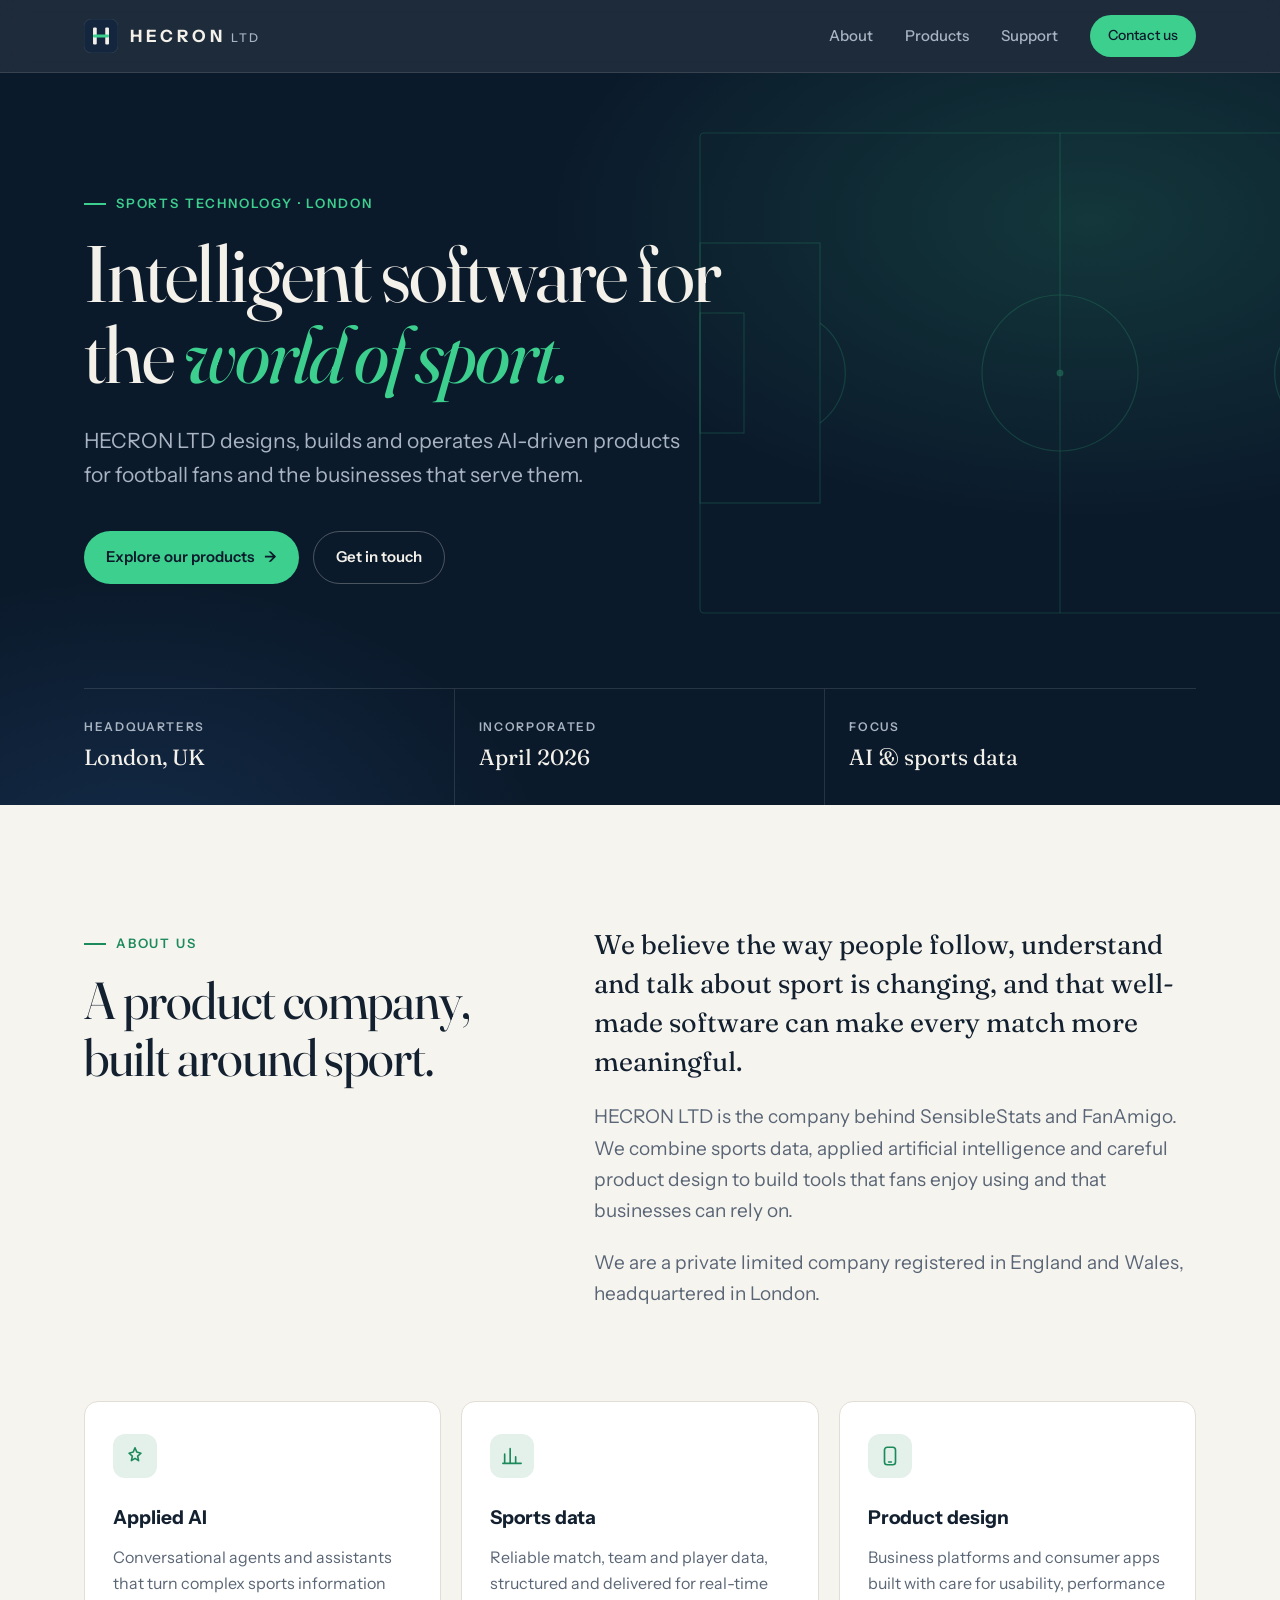
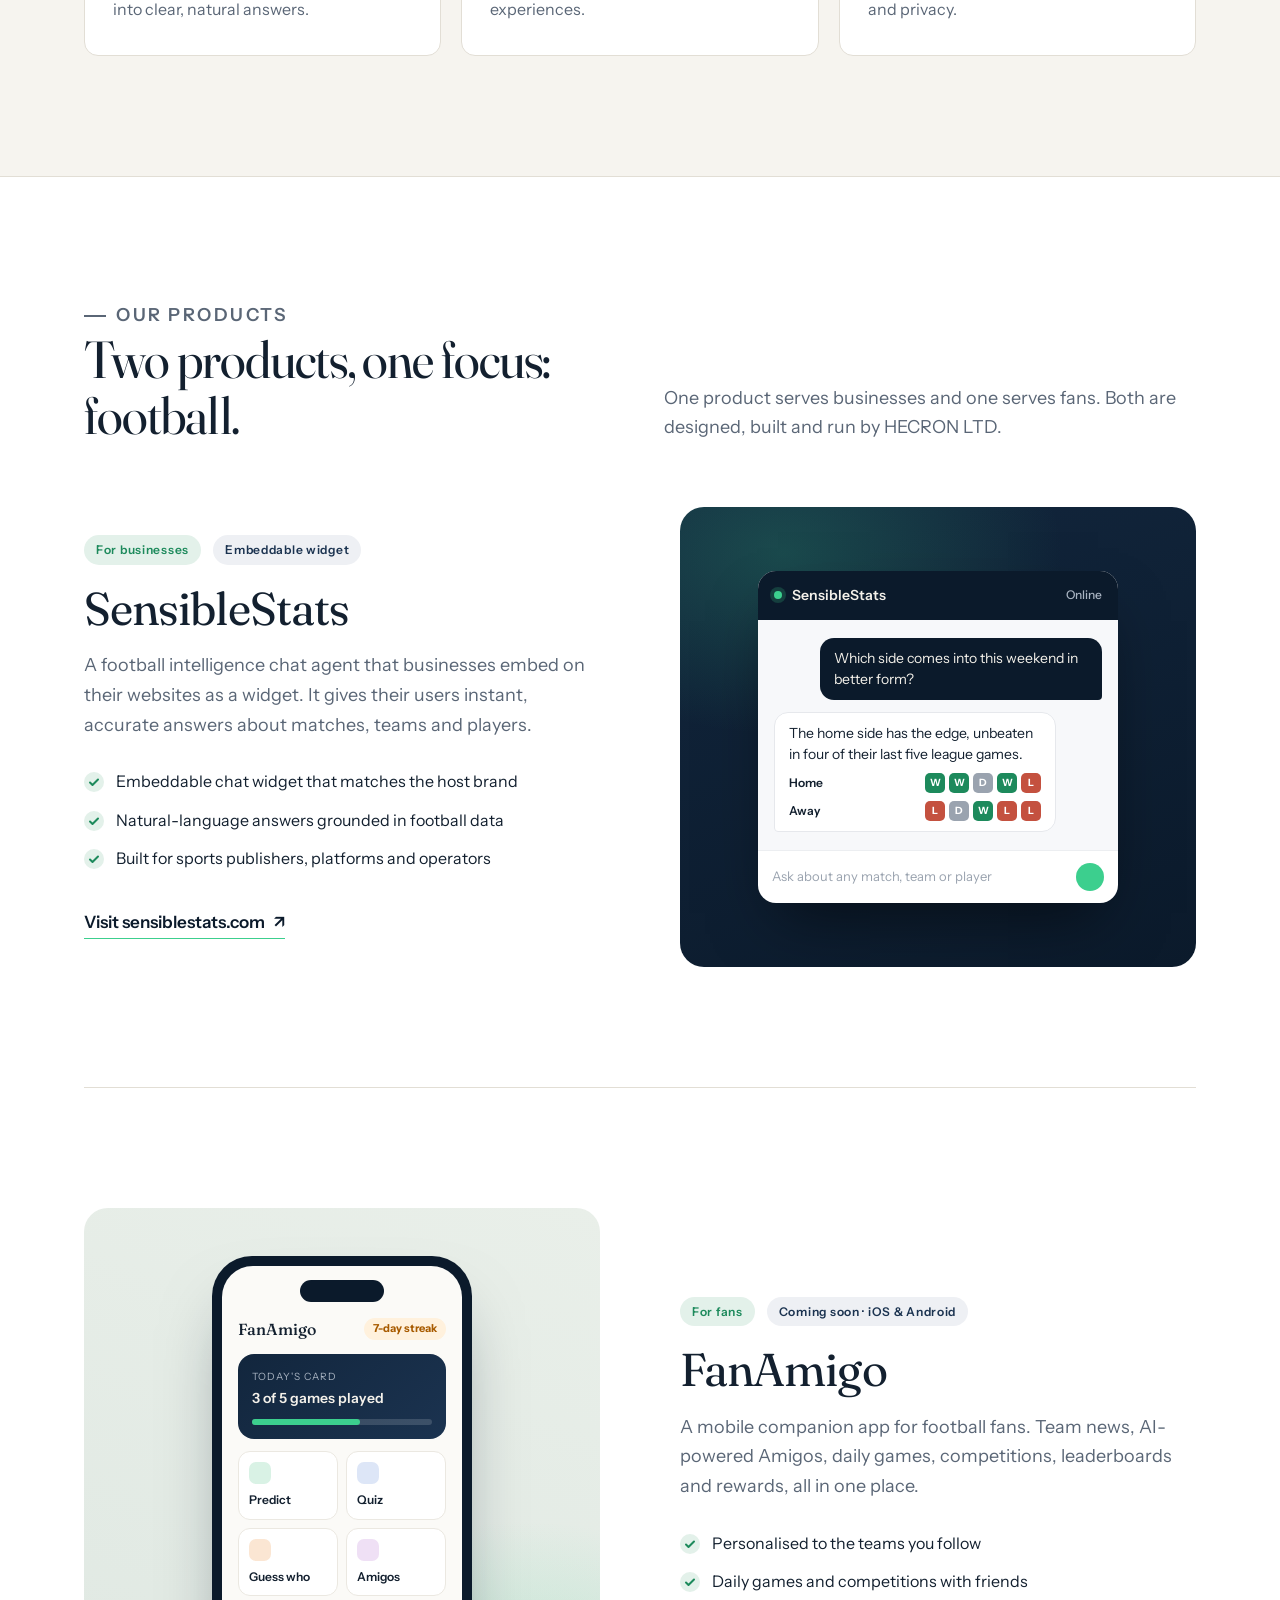
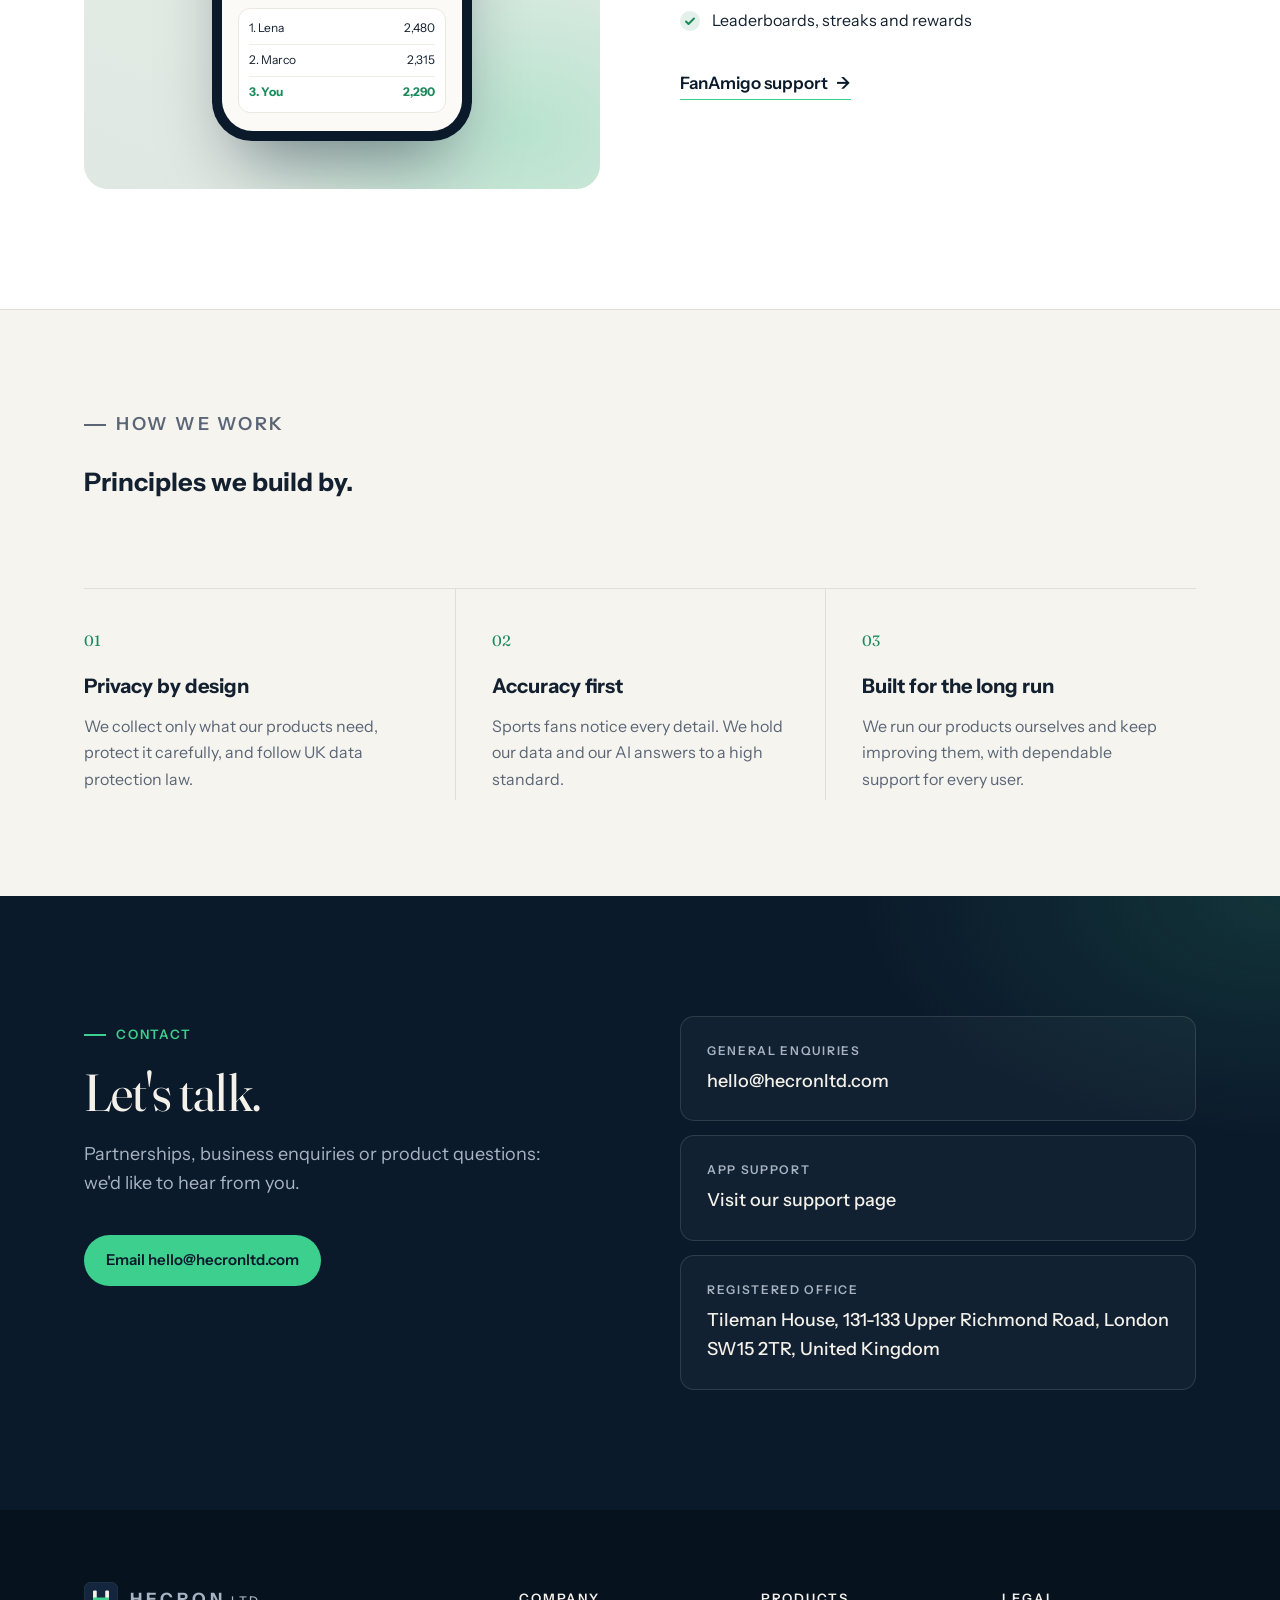
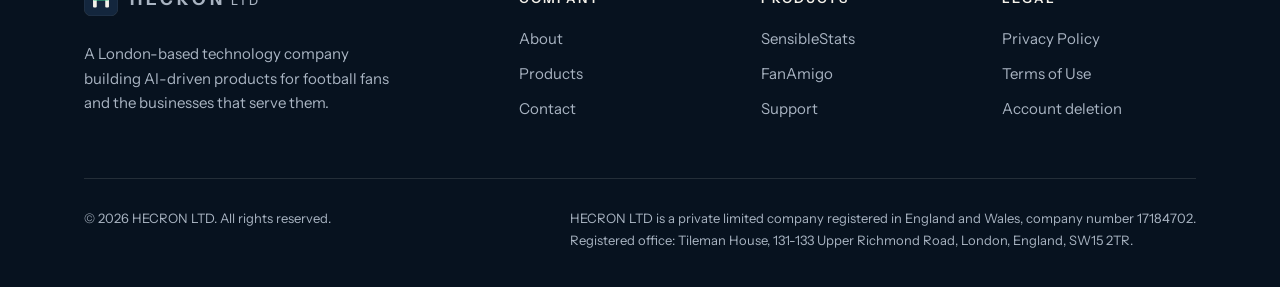
<file: index.html>
<!doctype html>
<html lang="en-GB">
<head>
  <meta charset="utf-8">
  <meta name="viewport" content="width=device-width, initial-scale=1">
  <title>HECRON LTD · Technology for the world of sport</title>
  <meta name="description" content="HECRON LTD is a London-based technology company building AI-driven products for football, including SensibleStats and FanAmigo.">
  <link rel="canonical" href="https://hecronltd.com/">
  <meta property="og:type" content="website">
  <meta property="og:site_name" content="HECRON LTD">
  <meta property="og:title" content="HECRON LTD · Technology for the world of sport">
  <meta property="og:description" content="HECRON LTD is a London-based technology company building AI-driven products for football, including SensibleStats and FanAmigo.">
  <meta property="og:url" content="https://hecronltd.com/">
  <meta name="theme-color" content="#0b1a2b">
  <link rel="icon" href="/assets/favicon.svg" type="image/svg+xml">
  <link rel="preconnect" href="https://fonts.googleapis.com">
  <link rel="preconnect" href="https://fonts.gstatic.com" crossorigin>
  <link rel="stylesheet" href="https://fonts.googleapis.com/css2?family=Fraunces:ital,opsz,wght@0,9..144,300..600;1,9..144,300..600&family=Instrument+Sans:wght@400..700&display=swap">
  <link rel="stylesheet" href="/assets/style.css">
  <script>document.documentElement.classList.add("js")</script>
  <script type="application/ld+json">
  {
    "@context": "https://schema.org",
    "@type": "Organization",
    "name": "HECRON LTD",
    "legalName": "HECRON LTD",
    "url": "https://hecronltd.com",
    "logo": "https://hecronltd.com/assets/favicon.svg",
    "email": "hello@hecronltd.com",
    "foundingDate": "2026-04-27",
    "identifier": { "@type": "PropertyValue", "propertyID": "UK Companies House", "value": "17184702" },
    "address": {
      "@type": "PostalAddress",
      "streetAddress": "Tileman House, 131-133 Upper Richmond Road",
      "addressLocality": "London",
      "postalCode": "SW15 2TR",
      "addressCountry": "GB"
    },
    "brand": [
      { "@type": "Brand", "name": "SensibleStats", "url": "https://sensiblestats.com" },
      { "@type": "Brand", "name": "FanAmigo" }
    ]
  }
  </script>
</head>
<body>
  <header class="site-header">
    <div class="wrap">
      <a class="logo" href="/" aria-label="HECRON LTD home"><svg viewBox="0 0 64 64" aria-hidden="true"><rect width="64" height="64" rx="14" fill="#13263d" stroke="rgba(244,241,234,.18)"/><rect x="17" y="16" width="7" height="32" rx="2" fill="#f4f1ea"/><rect x="40" y="16" width="7" height="32" rx="2" fill="#f4f1ea"/><rect x="17" y="29" width="30" height="6" rx="2" fill="#3ccf8e"/></svg><span class="logo-word">HECRON<small>LTD</small></span></a>
      <nav class="nav" aria-label="Main">
        <a href="/#about">About</a>
        <a href="/#products">Products</a>
        <a href="/support.html">Support</a>
        <a class="btn btn-primary" href="/#contact">Contact us</a>
      </nav>
    </div>
  </header>

  <main>
    <section class="hero">
      <svg class="hero-pitch" viewBox="0 0 760 520" fill="none" stroke="#3ccf8e" stroke-opacity=".35" stroke-width="1.2" aria-hidden="true">
        <rect x="20" y="20" width="720" height="480" rx="4"/>
        <line x1="380" y1="20" x2="380" y2="500"/>
        <circle cx="380" cy="260" r="78"/>
        <circle cx="380" cy="260" r="3" fill="#3ccf8e" fill-opacity=".5"/>
        <rect x="20" y="130" width="120" height="260"/>
        <rect x="20" y="200" width="44" height="120"/>
        <path d="M140 210a62 62 0 0 1 0 100"/>
        <rect x="620" y="130" width="120" height="260"/>
        <rect x="696" y="200" width="44" height="120"/>
        <path d="M620 210a62 62 0 0 0 0 100"/>
      </svg>
      <div class="wrap">
        <div class="hero-in">
          <p class="eyebrow">Sports technology · London</p>
          <h1>Intelligent software for the <em>world of sport.</em></h1>
          <p class="hero-lead">HECRON LTD designs, builds and operates AI-driven products for football fans and the businesses that serve them.</p>
          <div class="hero-actions">
            <a class="btn btn-primary" href="#products">Explore our products <span aria-hidden="true">→</span></a>
            <a class="btn btn-ghost" href="#contact">Get in touch</a>
          </div>
        </div>
        <div class="facts">
          <div class="fact"><span>Headquarters</span><strong>London, UK</strong></div>
          <div class="fact"><span>Incorporated</span><strong>April 2026</strong></div>
          <div class="fact"><span>Focus</span><strong>AI &amp; sports data</strong></div>
        </div>
      </div>
    </section>

    <section class="section" id="about">
      <div class="wrap">
        <div class="about">
          <div class="reveal">
            <p class="eyebrow">About us</p>
            <h2>A product company, built around sport.</h2>
          </div>
          <div class="about-copy reveal">
            <p>We believe the way people follow, understand and talk about sport is changing, and that well-made software can make every match more meaningful.</p>
            <p>HECRON LTD is the company behind SensibleStats and FanAmigo. We combine sports data, applied artificial intelligence and careful product design to build tools that fans enjoy using and that businesses can rely on.</p>
            <p>We are a private limited company registered in England and Wales, headquartered in London.</p>
          </div>
        </div>
        <div class="pillars">
          <div class="pillar reveal">
            <div class="pillar-icon"><svg viewBox="0 0 24 24" fill="none" stroke="currentColor" stroke-width="1.8" stroke-linecap="round" stroke-linejoin="round"><path d="M12 3l1.9 4.6L18.5 9l-3.6 3.2 1 4.8L12 14.6 8.1 17l1-4.8L5.5 9l4.6-1.4z"/></svg></div>
            <h3>Applied AI</h3>
            <p>Conversational agents and assistants that turn complex sports information into clear, natural answers.</p>
          </div>
          <div class="pillar reveal">
            <div class="pillar-icon"><svg viewBox="0 0 24 24" fill="none" stroke="currentColor" stroke-width="1.8" stroke-linecap="round" stroke-linejoin="round"><path d="M4 20V10M10 20V4M16 20v-7M22 20H2"/></svg></div>
            <h3>Sports data</h3>
            <p>Reliable match, team and player data, structured and delivered for real-time experiences.</p>
          </div>
          <div class="pillar reveal">
            <div class="pillar-icon"><svg viewBox="0 0 24 24" fill="none" stroke="currentColor" stroke-width="1.8" stroke-linecap="round" stroke-linejoin="round"><rect x="6" y="2.5" width="12" height="19" rx="3"/><path d="M10.5 18.5h3"/></svg></div>
            <h3>Product design</h3>
            <p>Business platforms and consumer apps built with care for usability, performance and privacy.</p>
          </div>
        </div>
      </div>
    </section>

    <section class="section products" id="products">
      <div class="wrap">
        <div class="section-head reveal">
          <div>
            <p class="eyebrow">Our products</p>
            <h2>Two products, one focus: football.</h2>
          </div>
          <p>One product serves businesses and one serves fans. Both are designed, built and run by HECRON LTD.</p>
        </div>

        <article class="product" id="sensiblestats">
          <div class="product-copy reveal">
            <div class="product-meta"><span class="product-badge">For businesses</span><span class="product-badge alt">Embeddable widget</span></div>
            <h3>SensibleStats</h3>
            <p>A football intelligence chat agent that businesses embed on their websites as a widget. It gives their users instant, accurate answers about matches, teams and players.</p>
            <ul class="ticks">
              <li>Embeddable chat widget that matches the host brand</li>
              <li>Natural-language answers grounded in football data</li>
              <li>Built for sports publishers, platforms and operators</li>
            </ul>
            <a class="text-link" href="https://sensiblestats.com">Visit sensiblestats.com <span aria-hidden="true">↗</span></a>
          </div>
          <div class="product-visual visual-ss reveal" aria-hidden="true">
            <div class="chat">
              <div class="chat-head"><i></i>SensibleStats<span>Online</span></div>
              <div class="chat-body">
                <div class="bubble me">Which side comes into this weekend in better form?</div>
                <div class="bubble bot">The home side has the edge, unbeaten in four of their last five league games.
                  <div class="form-row"><b>Home</b><div class="pips"><em class="w">W</em><em class="w">W</em><em>D</em><em class="w">W</em><em class="l">L</em></div></div>
                  <div class="form-row"><b>Away</b><div class="pips"><em class="l">L</em><em>D</em><em class="w">W</em><em class="l">L</em><em class="l">L</em></div></div>
                </div>
              </div>
              <div class="chat-input">Ask about any match, team or player<i></i></div>
            </div>
          </div>
        </article>

        <article class="product product-fa" id="fanamigo">
          <div class="product-visual visual-fa reveal" aria-hidden="true">
            <div class="phone">
              <div class="screen">
                <div class="notch"></div>
                <div class="app-top"><b>FanAmigo</b><span class="streak">7-day streak</span></div>
                <div class="card-today"><small>Today's card</small><p>3 of 5 games played</p><div class="bar"><i></i></div></div>
                <div class="tiles">
                  <div class="tile"><span></span>Predict</div>
                  <div class="tile"><span></span>Quiz</div>
                  <div class="tile"><span></span>Guess who</div>
                  <div class="tile"><span></span>Amigos</div>
                </div>
                <div class="board">
                  <div><span>1. Lena</span><span>2,480</span></div>
                  <div><span>2. Marco</span><span>2,315</span></div>
                  <div class="you"><span>3. You</span><span>2,290</span></div>
                </div>
              </div>
            </div>
          </div>
          <div class="product-copy reveal">
            <div class="product-meta"><span class="product-badge">For fans</span><span class="product-badge alt">Coming soon · iOS &amp; Android</span></div>
            <h3>FanAmigo</h3>
            <p>A mobile companion app for football fans. Team news, AI-powered Amigos, daily games, competitions, leaderboards and rewards, all in one place.</p>
            <ul class="ticks">
              <li>Personalised to the teams you follow</li>
              <li>Daily games and competitions with friends</li>
              <li>Leaderboards, streaks and rewards</li>
            </ul>
            <a class="text-link" href="/support.html#fanamigo">FanAmigo support <span aria-hidden="true">→</span></a>
          </div>
        </article>
      </div>
    </section>

    <section class="section-tight">
      <div class="wrap">
        <div class="section-head reveal">
          <div>
            <p class="eyebrow">How we work</p>
            <h2>Principles we build by.</h2>
          </div>
        </div>
        <div class="principles">
          <div class="principle reveal">
            <b>01</b>
            <h3>Privacy by design</h3>
            <p>We collect only what our products need, protect it carefully, and follow UK data protection law.</p>
          </div>
          <div class="principle reveal">
            <b>02</b>
            <h3>Accuracy first</h3>
            <p>Sports fans notice every detail. We hold our data and our AI answers to a high standard.</p>
          </div>
          <div class="principle reveal">
            <b>03</b>
            <h3>Built for the long run</h3>
            <p>We run our products ourselves and keep improving them, with dependable support for every user.</p>
          </div>
        </div>
      </div>
    </section>

    <section class="section contact" id="contact">
      <div class="wrap contact-grid">
        <div class="reveal">
          <p class="eyebrow">Contact</p>
          <h2>Let's talk.</h2>
          <p class="contact-lead">Partnerships, business enquiries or product questions: we'd like to hear from you.</p>
          <a class="btn btn-primary" href="mailto:hello@hecronltd.com">Email hello@hecronltd.com</a>
        </div>
        <div class="contact-cards reveal">
          <a class="contact-card" href="mailto:hello@hecronltd.com"><span>General enquiries</span><strong>hello@hecronltd.com</strong></a>
          <a class="contact-card" href="/support.html"><span>App support</span><strong>Visit our support page</strong></a>
          <div class="contact-card"><span>Registered office</span><strong>Tileman House, 131-133 Upper Richmond Road, London SW15 2TR, United Kingdom</strong></div>
        </div>
      </div>
    </section>
  </main>

  <footer class="site-footer">
    <div class="wrap">
      <div class="footer-grid">
        <div>
          <a class="logo" href="/" aria-label="HECRON LTD home"><svg viewBox="0 0 64 64" aria-hidden="true"><rect width="64" height="64" rx="14" fill="#13263d" stroke="rgba(244,241,234,.18)"/><rect x="17" y="16" width="7" height="32" rx="2" fill="#f4f1ea"/><rect x="40" y="16" width="7" height="32" rx="2" fill="#f4f1ea"/><rect x="17" y="29" width="30" height="6" rx="2" fill="#3ccf8e"/></svg><span class="logo-word">HECRON<small>LTD</small></span></a>
          <p>A London-based technology company building AI-driven products for football fans and the businesses that serve them.</p>
        </div>
        <div>
          <h4>Company</h4>
          <ul>
            <li><a href="/#about">About</a></li>
            <li><a href="/#products">Products</a></li>
            <li><a href="/#contact">Contact</a></li>
          </ul>
        </div>
        <div>
          <h4>Products</h4>
          <ul>
            <li><a href="https://sensiblestats.com">SensibleStats</a></li>
            <li><a href="/#fanamigo">FanAmigo</a></li>
            <li><a href="/support.html">Support</a></li>
          </ul>
        </div>
        <div>
          <h4>Legal</h4>
          <ul>
            <li><a href="/privacy.html">Privacy Policy</a></li>
            <li><a href="/terms.html">Terms of Use</a></li>
            <li><a href="/delete-account.html">Account deletion</a></li>
          </ul>
        </div>
      </div>
      <div class="footer-legal">
        <p>&copy; 2026 HECRON LTD. All rights reserved.</p>
        <p>HECRON LTD is a private limited company registered in England and Wales, company number 17184702.<br>Registered office: Tileman House, 131-133 Upper Richmond Road, London, England, SW15 2TR.</p>
      </div>
    </div>
  </footer>
  <script src="/assets/site.js" defer></script>
</body>
</html>
</file>
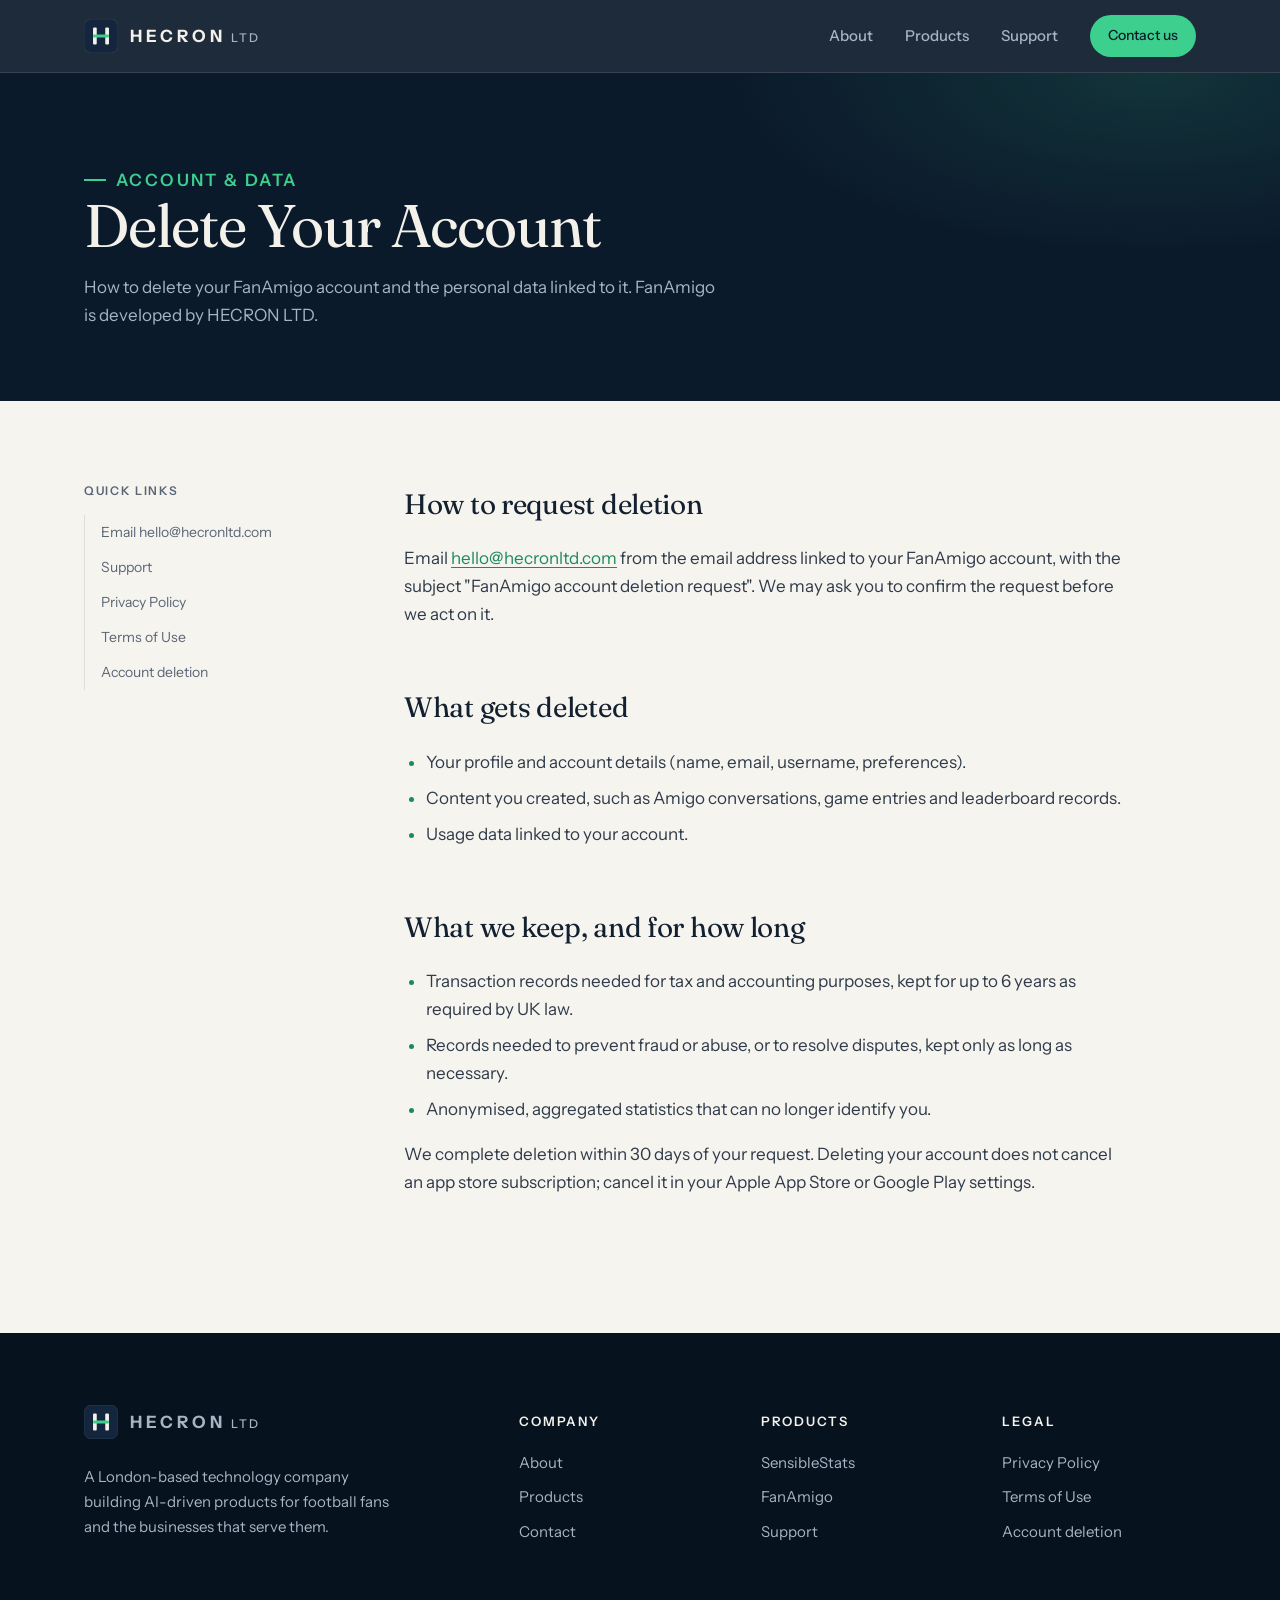
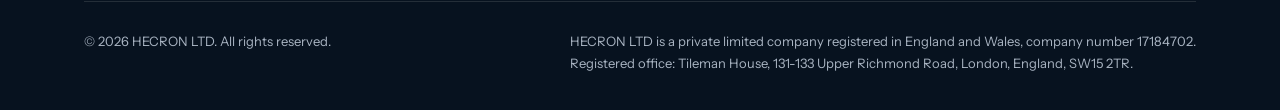
<file: delete-account.html>
<!doctype html>
<html lang="en-GB">
<head>
  <meta charset="utf-8">
  <meta name="viewport" content="width=device-width, initial-scale=1">
  <title>Delete Your Account · HECRON LTD</title>
  <meta name="description" content="How to delete your FanAmigo account and the data associated with it.">
  <link rel="canonical" href="https://hecronltd.com/delete-account.html">
  <meta property="og:type" content="website">
  <meta property="og:site_name" content="HECRON LTD">
  <meta property="og:title" content="Delete Your Account · HECRON LTD">
  <meta property="og:description" content="How to delete your FanAmigo account and the data associated with it.">
  <meta property="og:url" content="https://hecronltd.com/delete-account.html">
  <meta name="theme-color" content="#0b1a2b">
  <link rel="icon" href="/assets/favicon.svg" type="image/svg+xml">
  <link rel="preconnect" href="https://fonts.googleapis.com">
  <link rel="preconnect" href="https://fonts.gstatic.com" crossorigin>
  <link rel="stylesheet" href="https://fonts.googleapis.com/css2?family=Fraunces:ital,opsz,wght@0,9..144,300..600;1,9..144,300..600&family=Instrument+Sans:wght@400..700&display=swap">
  <link rel="stylesheet" href="/assets/style.css">
  <script>document.documentElement.classList.add("js")</script>
</head>
<body>
  <header class="site-header">
    <div class="wrap">
      <a class="logo" href="/" aria-label="HECRON LTD home"><svg viewBox="0 0 64 64" aria-hidden="true"><rect width="64" height="64" rx="14" fill="#13263d" stroke="rgba(244,241,234,.18)"/><rect x="17" y="16" width="7" height="32" rx="2" fill="#f4f1ea"/><rect x="40" y="16" width="7" height="32" rx="2" fill="#f4f1ea"/><rect x="17" y="29" width="30" height="6" rx="2" fill="#3ccf8e"/></svg><span class="logo-word">HECRON<small>LTD</small></span></a>
      <nav class="nav" aria-label="Main">
        <a href="/#about">About</a>
        <a href="/#products">Products</a>
        <a href="/support.html">Support</a>
        <a class="btn btn-primary" href="/#contact">Contact us</a>
      </nav>
    </div>
  </header>

  <main>
    <section class="page-hero">
      <div class="wrap">
        <p class="eyebrow">Account &amp; data</p>
        <h1>Delete Your Account</h1>
        <p>How to delete your FanAmigo account and the personal data linked to it. FanAmigo is developed by HECRON LTD.</p>
      </div>
    </section>
    <div class="wrap doc-layout">
      <aside class="toc">
        <h4>Quick links</h4>
        <ol>
          <li><a href="mailto:hello@hecronltd.com">Email hello@hecronltd.com</a></li>
          <li><a href="/support.html">Support</a></li>
          <li><a href="/privacy.html">Privacy Policy</a></li>
          <li><a href="/terms.html">Terms of Use</a></li>
          <li><a href="/delete-account.html">Account deletion</a></li>
        </ol>
      </aside>
      <div class="doc">
        <h2>How to request deletion</h2>
      <p>Email <a href="mailto:hello@hecronltd.com?subject=FanAmigo%20account%20deletion%20request">hello@hecronltd.com</a> from the email address linked to your FanAmigo account, with the subject "FanAmigo account deletion request". We may ask you to confirm the request before we act on it.</p>

      <h2>What gets deleted</h2>
      <ul>
        <li>Your profile and account details (name, email, username, preferences).</li>
        <li>Content you created, such as Amigo conversations, game entries and leaderboard records.</li>
        <li>Usage data linked to your account.</li>
      </ul>

      <h2>What we keep, and for how long</h2>
      <ul>
        <li>Transaction records needed for tax and accounting purposes, kept for up to 6 years as required by UK law.</li>
        <li>Records needed to prevent fraud or abuse, or to resolve disputes, kept only as long as necessary.</li>
        <li>Anonymised, aggregated statistics that can no longer identify you.</li>
      </ul>
      <p>We complete deletion within 30 days of your request. Deleting your account does not cancel an app store subscription; cancel it in your Apple App Store or Google Play settings.</p>
      </div>
    </div>
  </main>

  <footer class="site-footer">
    <div class="wrap">
      <div class="footer-grid">
        <div>
          <a class="logo" href="/" aria-label="HECRON LTD home"><svg viewBox="0 0 64 64" aria-hidden="true"><rect width="64" height="64" rx="14" fill="#13263d" stroke="rgba(244,241,234,.18)"/><rect x="17" y="16" width="7" height="32" rx="2" fill="#f4f1ea"/><rect x="40" y="16" width="7" height="32" rx="2" fill="#f4f1ea"/><rect x="17" y="29" width="30" height="6" rx="2" fill="#3ccf8e"/></svg><span class="logo-word">HECRON<small>LTD</small></span></a>
          <p>A London-based technology company building AI-driven products for football fans and the businesses that serve them.</p>
        </div>
        <div>
          <h4>Company</h4>
          <ul>
            <li><a href="/#about">About</a></li>
            <li><a href="/#products">Products</a></li>
            <li><a href="/#contact">Contact</a></li>
          </ul>
        </div>
        <div>
          <h4>Products</h4>
          <ul>
            <li><a href="https://sensiblestats.com">SensibleStats</a></li>
            <li><a href="/#fanamigo">FanAmigo</a></li>
            <li><a href="/support.html">Support</a></li>
          </ul>
        </div>
        <div>
          <h4>Legal</h4>
          <ul>
            <li><a href="/privacy.html">Privacy Policy</a></li>
            <li><a href="/terms.html">Terms of Use</a></li>
            <li><a href="/delete-account.html">Account deletion</a></li>
          </ul>
        </div>
      </div>
      <div class="footer-legal">
        <p>&copy; 2026 HECRON LTD. All rights reserved.</p>
        <p>HECRON LTD is a private limited company registered in England and Wales, company number 17184702.<br>Registered office: Tileman House, 131-133 Upper Richmond Road, London, England, SW15 2TR.</p>
      </div>
    </div>
  </footer>
  <script src="/assets/site.js" defer></script>
</body>
</html>
</file>
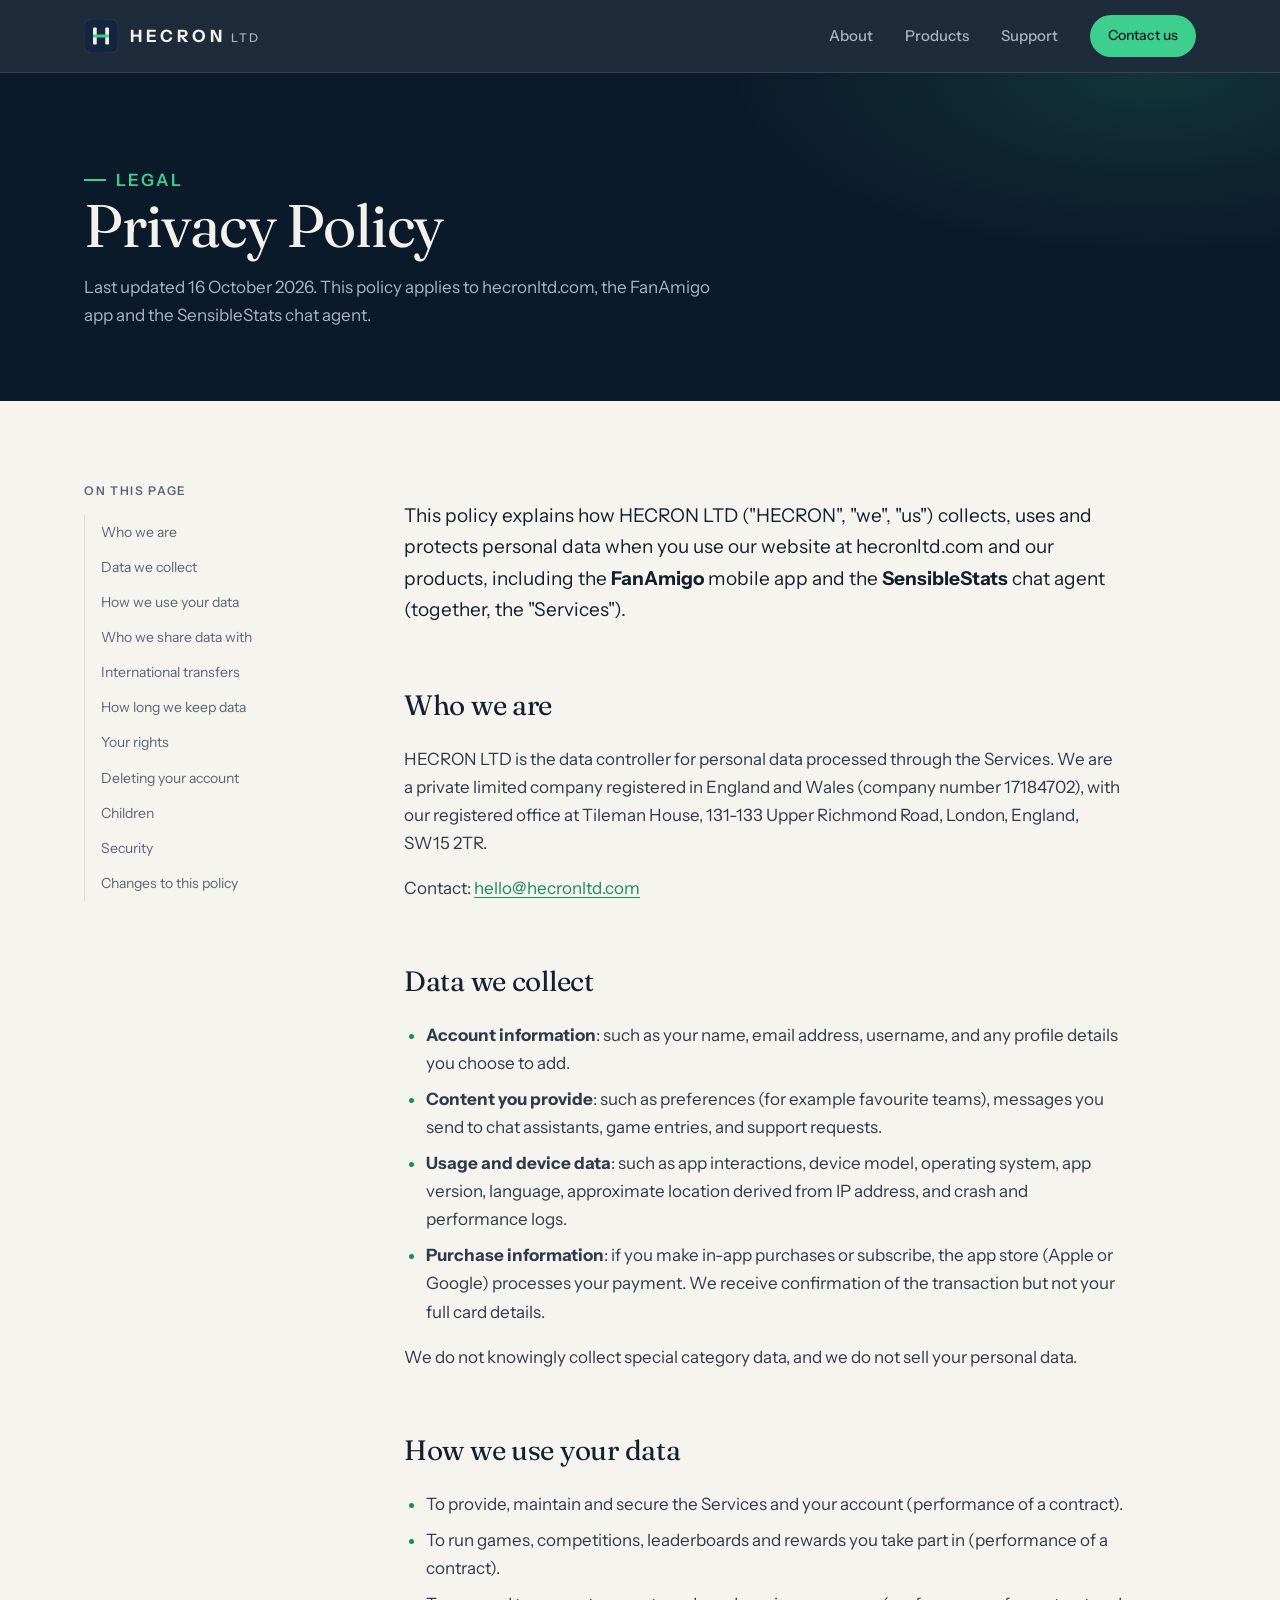
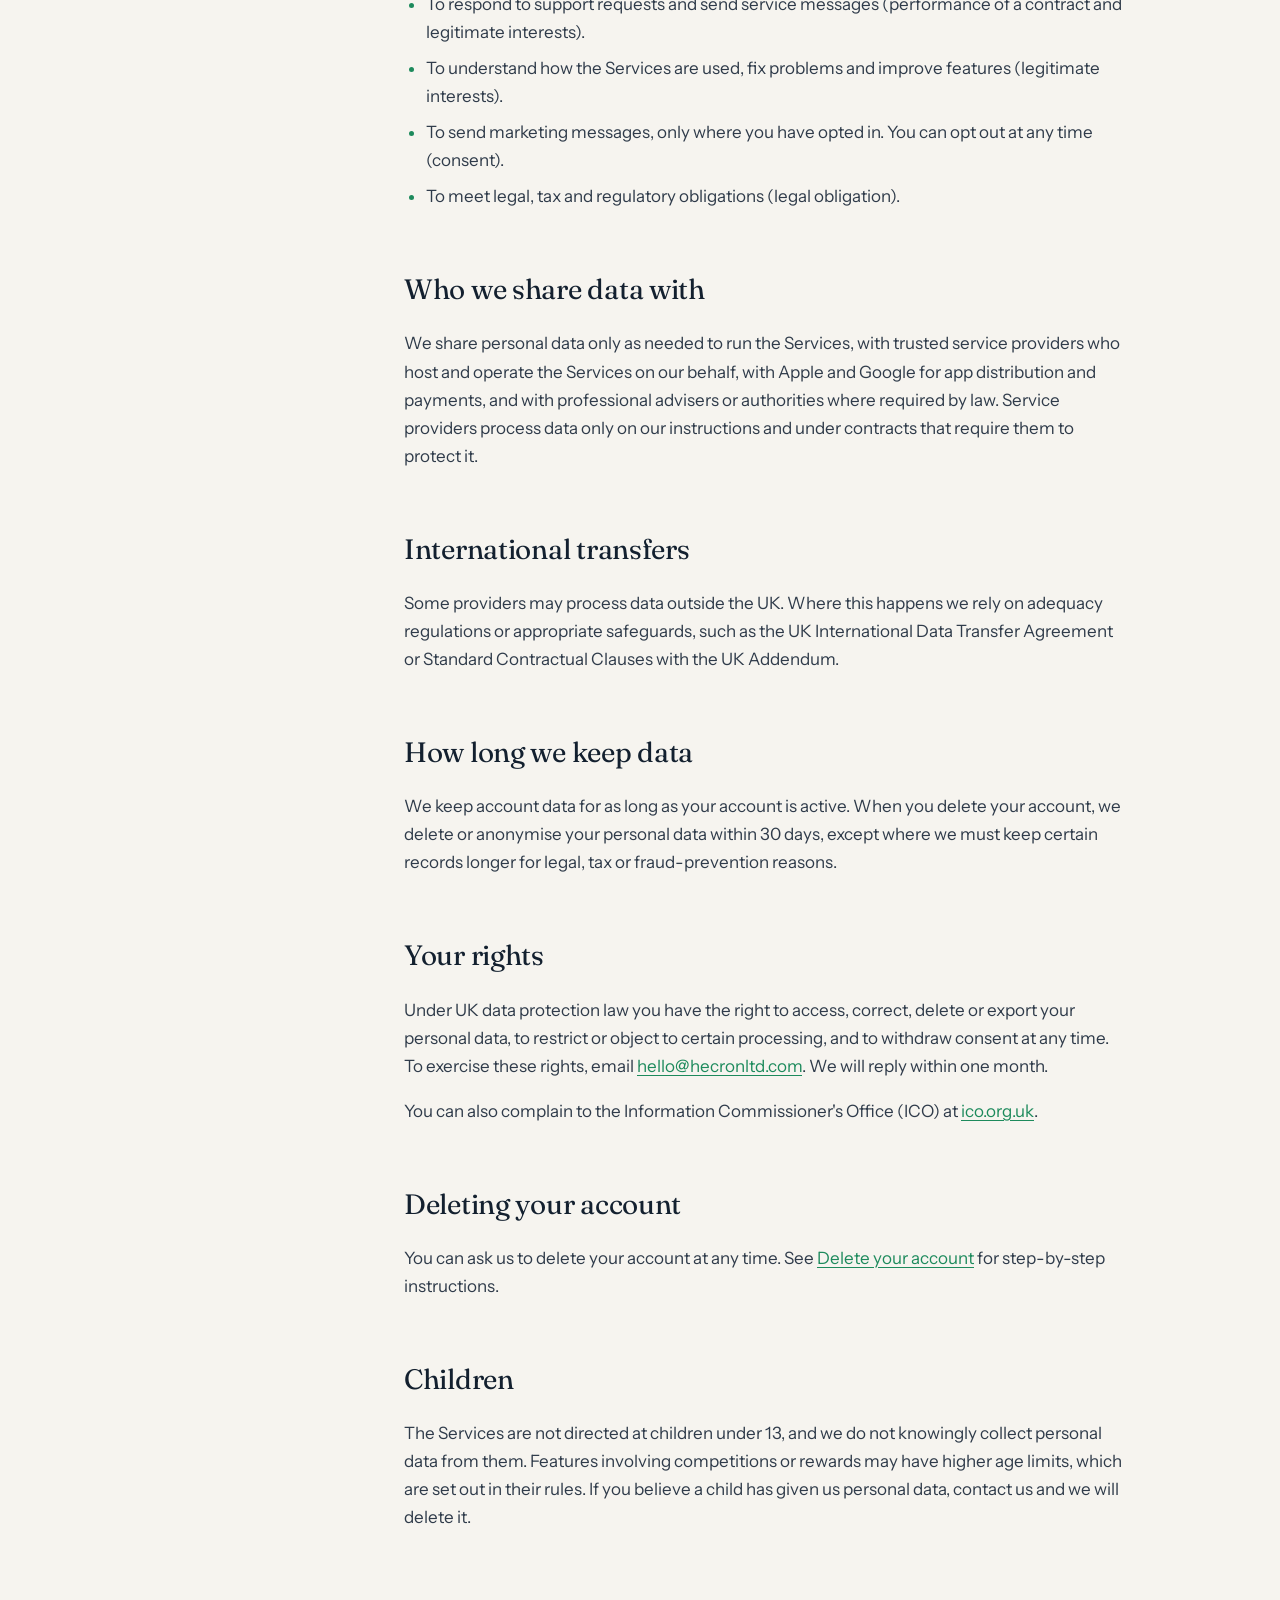
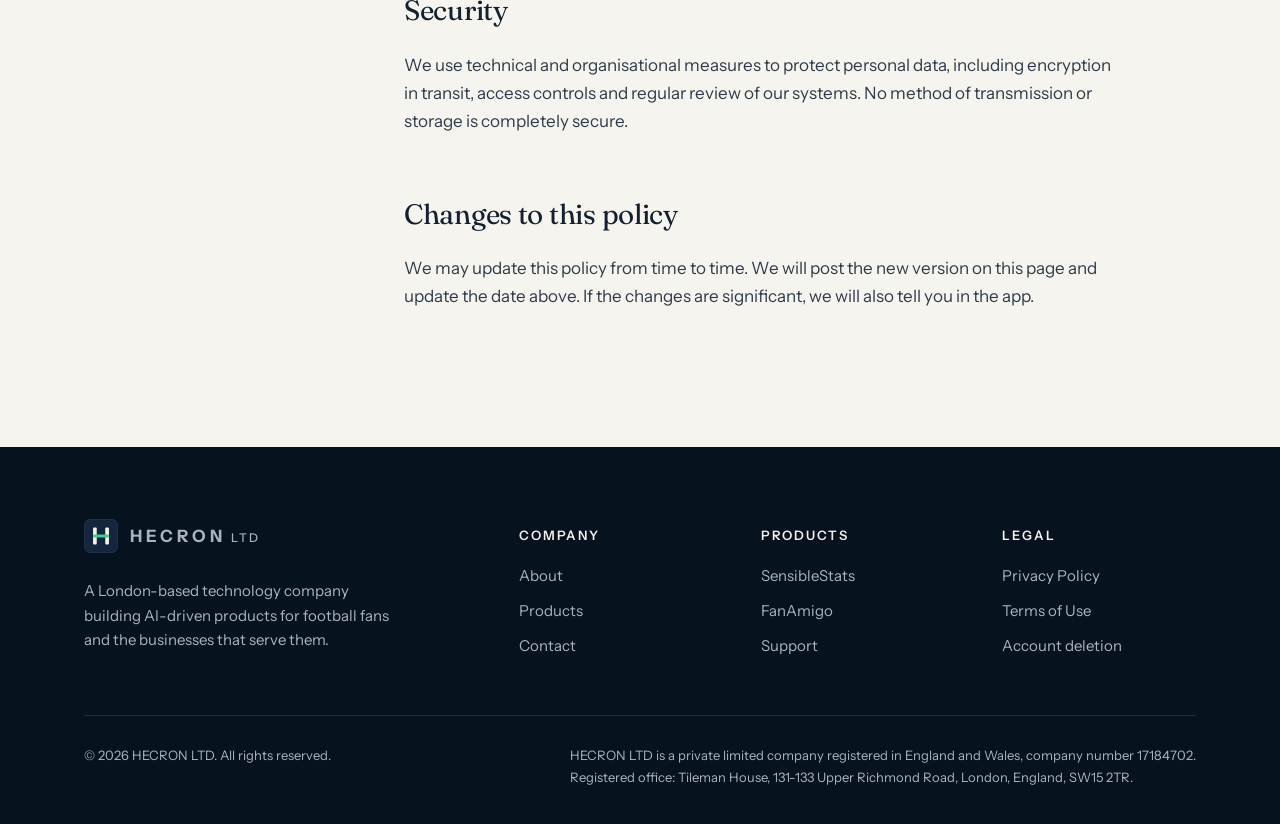
<file: privacy.html>
<!doctype html>
<html lang="en-GB">
<head>
  <meta charset="utf-8">
  <meta name="viewport" content="width=device-width, initial-scale=1">
  <title>Privacy Policy · HECRON LTD</title>
  <meta name="description" content="How HECRON LTD collects, uses and protects personal data across its website, the FanAmigo app and the SensibleStats chat agent.">
  <link rel="canonical" href="https://hecronltd.com/privacy.html">
  <meta property="og:type" content="website">
  <meta property="og:site_name" content="HECRON LTD">
  <meta property="og:title" content="Privacy Policy · HECRON LTD">
  <meta property="og:description" content="How HECRON LTD collects, uses and protects personal data across its website, the FanAmigo app and the SensibleStats chat agent.">
  <meta property="og:url" content="https://hecronltd.com/privacy.html">
  <meta name="theme-color" content="#0b1a2b">
  <link rel="icon" href="/assets/favicon.svg" type="image/svg+xml">
  <link rel="preconnect" href="https://fonts.googleapis.com">
  <link rel="preconnect" href="https://fonts.gstatic.com" crossorigin>
  <link rel="stylesheet" href="https://fonts.googleapis.com/css2?family=Fraunces:ital,opsz,wght@0,9..144,300..600;1,9..144,300..600&family=Instrument+Sans:wght@400..700&display=swap">
  <link rel="stylesheet" href="/assets/style.css">
  <script>document.documentElement.classList.add("js")</script>
</head>
<body>
  <header class="site-header">
    <div class="wrap">
      <a class="logo" href="/" aria-label="HECRON LTD home"><svg viewBox="0 0 64 64" aria-hidden="true"><rect width="64" height="64" rx="14" fill="#13263d" stroke="rgba(244,241,234,.18)"/><rect x="17" y="16" width="7" height="32" rx="2" fill="#f4f1ea"/><rect x="40" y="16" width="7" height="32" rx="2" fill="#f4f1ea"/><rect x="17" y="29" width="30" height="6" rx="2" fill="#3ccf8e"/></svg><span class="logo-word">HECRON<small>LTD</small></span></a>
      <nav class="nav" aria-label="Main">
        <a href="/#about">About</a>
        <a href="/#products">Products</a>
        <a href="/support.html">Support</a>
        <a class="btn btn-primary" href="/#contact">Contact us</a>
      </nav>
    </div>
  </header>

  <main>
    <section class="page-hero">
      <div class="wrap">
        <p class="eyebrow">Legal</p>
        <h1>Privacy Policy</h1>
        <p>Last updated 16 October 2026. This policy applies to hecronltd.com, the FanAmigo app and the SensibleStats chat agent.</p>
      </div>
    </section>
    <div class="wrap doc-layout">
      <aside class="toc" data-toc><h4>On this page</h4></aside>
      <div class="doc">
        <p>This policy explains how HECRON LTD ("HECRON", "we", "us") collects, uses and protects personal data when you use our website at hecronltd.com and our products, including the <strong>FanAmigo</strong> mobile app and the <strong>SensibleStats</strong> chat agent (together, the "Services").</p>

      <h2>Who we are</h2>
      <p>HECRON LTD is the data controller for personal data processed through the Services. We are a private limited company registered in England and Wales (company number 17184702), with our registered office at Tileman House, 131-133 Upper Richmond Road, London, England, SW15 2TR.</p>
      <p>Contact: <a href="mailto:hello@hecronltd.com">hello@hecronltd.com</a></p>

      <h2>Data we collect</h2>
      <ul>
        <li><strong>Account information</strong>: such as your name, email address, username, and any profile details you choose to add.</li>
        <li><strong>Content you provide</strong>: such as preferences (for example favourite teams), messages you send to chat assistants, game entries, and support requests.</li>
        <li><strong>Usage and device data</strong>: such as app interactions, device model, operating system, app version, language, approximate location derived from IP address, and crash and performance logs.</li>
        <li><strong>Purchase information</strong>: if you make in-app purchases or subscribe, the app store (Apple or Google) processes your payment. We receive confirmation of the transaction but not your full card details.</li>
      </ul>
      <p>We do not knowingly collect special category data, and we do not sell your personal data.</p>

      <h2>How we use your data</h2>
      <ul>
        <li>To provide, maintain and secure the Services and your account (performance of a contract).</li>
        <li>To run games, competitions, leaderboards and rewards you take part in (performance of a contract).</li>
        <li>To respond to support requests and send service messages (performance of a contract and legitimate interests).</li>
        <li>To understand how the Services are used, fix problems and improve features (legitimate interests).</li>
        <li>To send marketing messages, only where you have opted in. You can opt out at any time (consent).</li>
        <li>To meet legal, tax and regulatory obligations (legal obligation).</li>
      </ul>

      <h2>Who we share data with</h2>
      <p>We share personal data only as needed to run the Services, with trusted service providers who host and operate the Services on our behalf, with Apple and Google for app distribution and payments, and with professional advisers or authorities where required by law. Service providers process data only on our instructions and under contracts that require them to protect it.</p>

      <h2>International transfers</h2>
      <p>Some providers may process data outside the UK. Where this happens we rely on adequacy regulations or appropriate safeguards, such as the UK International Data Transfer Agreement or Standard Contractual Clauses with the UK Addendum.</p>

      <h2>How long we keep data</h2>
      <p>We keep account data for as long as your account is active. When you delete your account, we delete or anonymise your personal data within 30 days, except where we must keep certain records longer for legal, tax or fraud-prevention reasons.</p>

      <h2>Your rights</h2>
      <p>Under UK data protection law you have the right to access, correct, delete or export your personal data, to restrict or object to certain processing, and to withdraw consent at any time. To exercise these rights, email <a href="mailto:hello@hecronltd.com">hello@hecronltd.com</a>. We will reply within one month.</p>
      <p>You can also complain to the Information Commissioner's Office (ICO) at <a href="https://ico.org.uk">ico.org.uk</a>.</p>

      <h2>Deleting your account</h2>
      <p>You can ask us to delete your account at any time. See <a href="/delete-account.html">Delete your account</a> for step-by-step instructions.</p>

      <h2>Children</h2>
      <p>The Services are not directed at children under 13, and we do not knowingly collect personal data from them. Features involving competitions or rewards may have higher age limits, which are set out in their rules. If you believe a child has given us personal data, contact us and we will delete it.</p>

      <h2>Security</h2>
      <p>We use technical and organisational measures to protect personal data, including encryption in transit, access controls and regular review of our systems. No method of transmission or storage is completely secure.</p>

      <h2>Changes to this policy</h2>
      <p>We may update this policy from time to time. We will post the new version on this page and update the date above. If the changes are significant, we will also tell you in the app.</p>
      </div>
    </div>
  </main>

  <footer class="site-footer">
    <div class="wrap">
      <div class="footer-grid">
        <div>
          <a class="logo" href="/" aria-label="HECRON LTD home"><svg viewBox="0 0 64 64" aria-hidden="true"><rect width="64" height="64" rx="14" fill="#13263d" stroke="rgba(244,241,234,.18)"/><rect x="17" y="16" width="7" height="32" rx="2" fill="#f4f1ea"/><rect x="40" y="16" width="7" height="32" rx="2" fill="#f4f1ea"/><rect x="17" y="29" width="30" height="6" rx="2" fill="#3ccf8e"/></svg><span class="logo-word">HECRON<small>LTD</small></span></a>
          <p>A London-based technology company building AI-driven products for football fans and the businesses that serve them.</p>
        </div>
        <div>
          <h4>Company</h4>
          <ul>
            <li><a href="/#about">About</a></li>
            <li><a href="/#products">Products</a></li>
            <li><a href="/#contact">Contact</a></li>
          </ul>
        </div>
        <div>
          <h4>Products</h4>
          <ul>
            <li><a href="https://sensiblestats.com">SensibleStats</a></li>
            <li><a href="/#fanamigo">FanAmigo</a></li>
            <li><a href="/support.html">Support</a></li>
          </ul>
        </div>
        <div>
          <h4>Legal</h4>
          <ul>
            <li><a href="/privacy.html">Privacy Policy</a></li>
            <li><a href="/terms.html">Terms of Use</a></li>
            <li><a href="/delete-account.html">Account deletion</a></li>
          </ul>
        </div>
      </div>
      <div class="footer-legal">
        <p>&copy; 2026 HECRON LTD. All rights reserved.</p>
        <p>HECRON LTD is a private limited company registered in England and Wales, company number 17184702.<br>Registered office: Tileman House, 131-133 Upper Richmond Road, London, England, SW15 2TR.</p>
      </div>
    </div>
  </footer>
  <script src="/assets/site.js" defer></script>
</body>
</html>
</file>
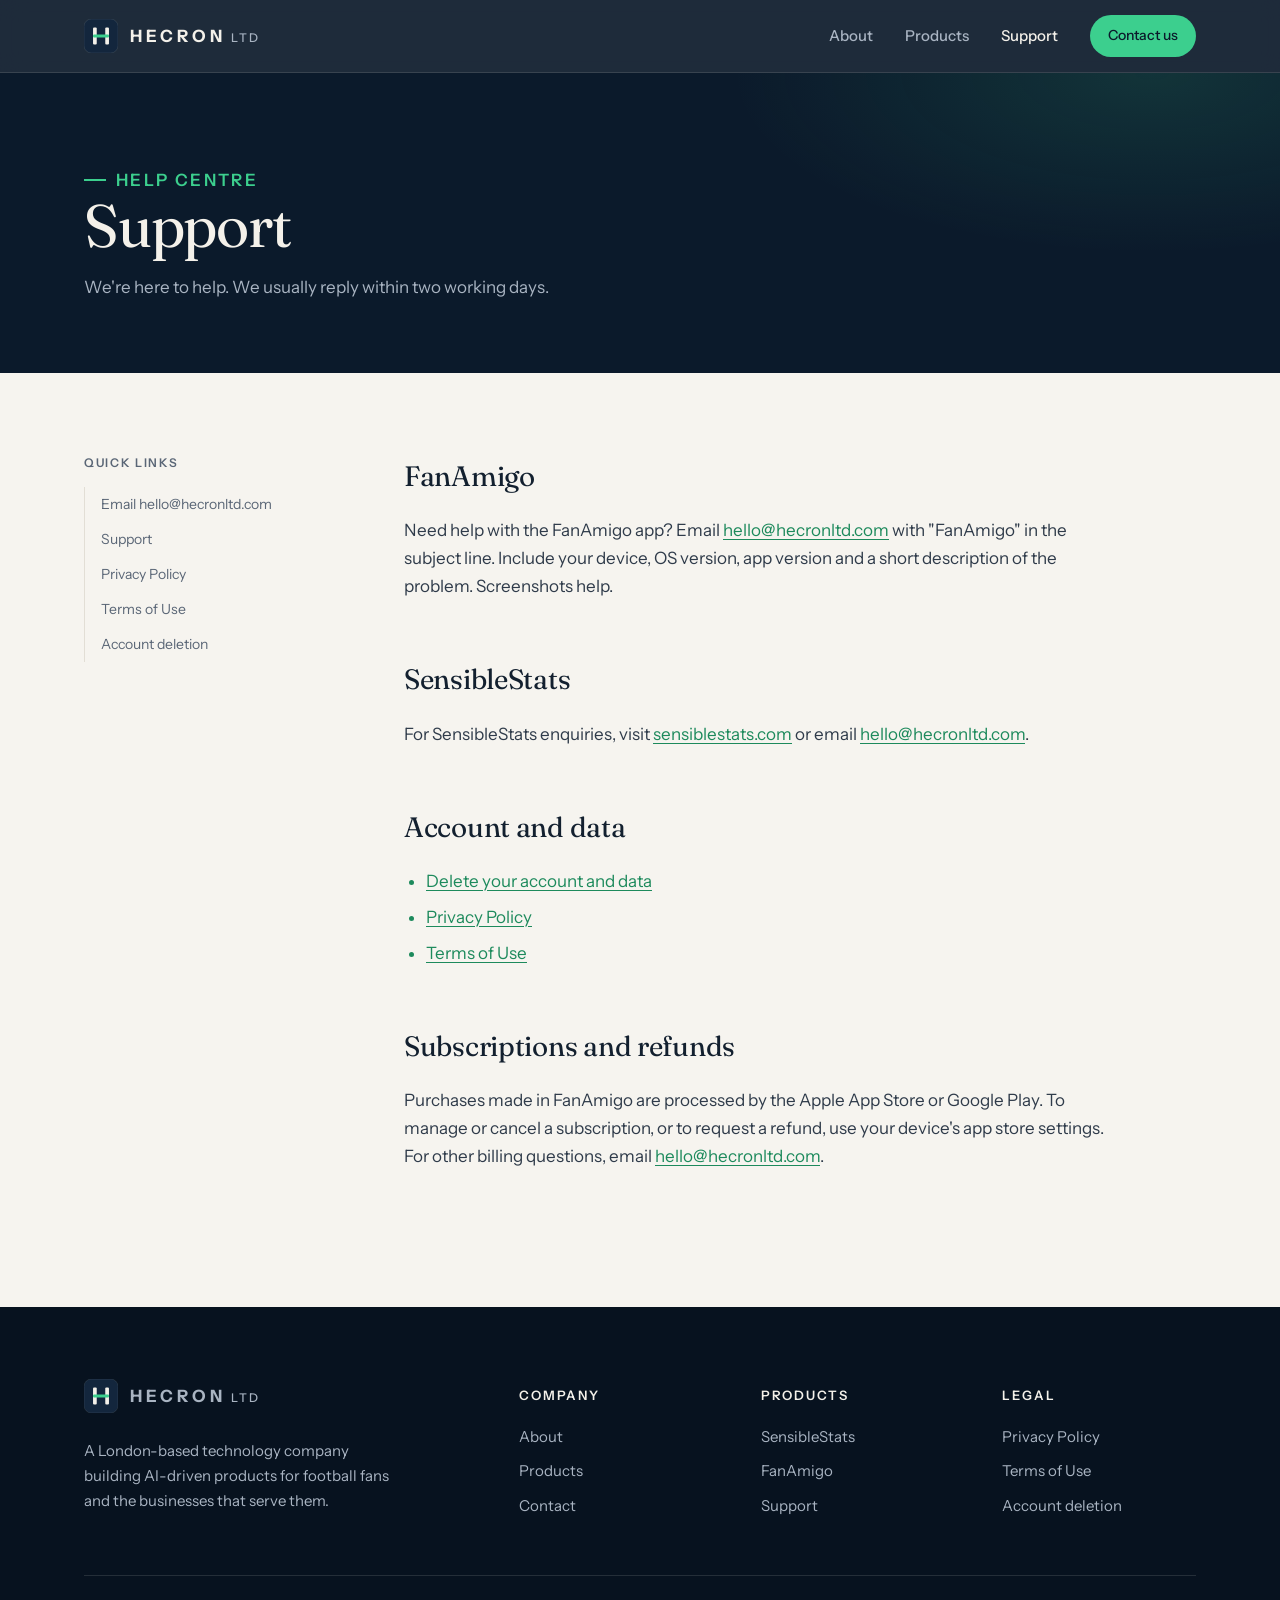
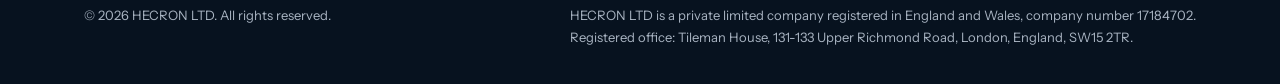
<file: support.html>
<!doctype html>
<html lang="en-GB">
<head>
  <meta charset="utf-8">
  <meta name="viewport" content="width=device-width, initial-scale=1">
  <title>Support · HECRON LTD</title>
  <meta name="description" content="Get help with FanAmigo and SensibleStats from HECRON LTD.">
  <link rel="canonical" href="https://hecronltd.com/support.html">
  <meta property="og:type" content="website">
  <meta property="og:site_name" content="HECRON LTD">
  <meta property="og:title" content="Support · HECRON LTD">
  <meta property="og:description" content="Get help with FanAmigo and SensibleStats from HECRON LTD.">
  <meta property="og:url" content="https://hecronltd.com/support.html">
  <meta name="theme-color" content="#0b1a2b">
  <link rel="icon" href="/assets/favicon.svg" type="image/svg+xml">
  <link rel="preconnect" href="https://fonts.googleapis.com">
  <link rel="preconnect" href="https://fonts.gstatic.com" crossorigin>
  <link rel="stylesheet" href="https://fonts.googleapis.com/css2?family=Fraunces:ital,opsz,wght@0,9..144,300..600;1,9..144,300..600&family=Instrument+Sans:wght@400..700&display=swap">
  <link rel="stylesheet" href="/assets/style.css">
  <script>document.documentElement.classList.add("js")</script>
</head>
<body>
  <header class="site-header">
    <div class="wrap">
      <a class="logo" href="/" aria-label="HECRON LTD home"><svg viewBox="0 0 64 64" aria-hidden="true"><rect width="64" height="64" rx="14" fill="#13263d" stroke="rgba(244,241,234,.18)"/><rect x="17" y="16" width="7" height="32" rx="2" fill="#f4f1ea"/><rect x="40" y="16" width="7" height="32" rx="2" fill="#f4f1ea"/><rect x="17" y="29" width="30" height="6" rx="2" fill="#3ccf8e"/></svg><span class="logo-word">HECRON<small>LTD</small></span></a>
      <nav class="nav" aria-label="Main">
        <a href="/#about">About</a>
        <a href="/#products">Products</a>
        <a href="/support.html" aria-current="page">Support</a>
        <a class="btn btn-primary" href="/#contact">Contact us</a>
      </nav>
    </div>
  </header>

  <main>
    <section class="page-hero">
      <div class="wrap">
        <p class="eyebrow">Help centre</p>
        <h1>Support</h1>
        <p>We're here to help. We usually reply within two working days.</p>
      </div>
    </section>
    <div class="wrap doc-layout">
      <aside class="toc">
        <h4>Quick links</h4>
        <ol>
          <li><a href="mailto:hello@hecronltd.com">Email hello@hecronltd.com</a></li>
          <li><a href="/support.html">Support</a></li>
          <li><a href="/privacy.html">Privacy Policy</a></li>
          <li><a href="/terms.html">Terms of Use</a></li>
          <li><a href="/delete-account.html">Account deletion</a></li>
        </ol>
      </aside>
      <div class="doc">
        <h2 id="fanamigo">FanAmigo</h2>
      <p>Need help with the FanAmigo app? Email <a href="mailto:hello@hecronltd.com?subject=FanAmigo%20support">hello@hecronltd.com</a> with "FanAmigo" in the subject line. Include your device, OS version, app version and a short description of the problem. Screenshots help.</p>

      <h2 id="sensiblestats">SensibleStats</h2>
      <p>For SensibleStats enquiries, visit <a href="https://sensiblestats.com">sensiblestats.com</a> or email <a href="mailto:hello@hecronltd.com?subject=SensibleStats%20enquiry">hello@hecronltd.com</a>.</p>

      <h2>Account and data</h2>
      <ul>
        <li><a href="/delete-account.html">Delete your account and data</a></li>
        <li><a href="/privacy.html">Privacy Policy</a></li>
        <li><a href="/terms.html">Terms of Use</a></li>
      </ul>

      <h2>Subscriptions and refunds</h2>
      <p>Purchases made in FanAmigo are processed by the Apple App Store or Google Play. To manage or cancel a subscription, or to request a refund, use your device's app store settings. For other billing questions, email <a href="mailto:hello@hecronltd.com">hello@hecronltd.com</a>.</p>
      </div>
    </div>
  </main>

  <footer class="site-footer">
    <div class="wrap">
      <div class="footer-grid">
        <div>
          <a class="logo" href="/" aria-label="HECRON LTD home"><svg viewBox="0 0 64 64" aria-hidden="true"><rect width="64" height="64" rx="14" fill="#13263d" stroke="rgba(244,241,234,.18)"/><rect x="17" y="16" width="7" height="32" rx="2" fill="#f4f1ea"/><rect x="40" y="16" width="7" height="32" rx="2" fill="#f4f1ea"/><rect x="17" y="29" width="30" height="6" rx="2" fill="#3ccf8e"/></svg><span class="logo-word">HECRON<small>LTD</small></span></a>
          <p>A London-based technology company building AI-driven products for football fans and the businesses that serve them.</p>
        </div>
        <div>
          <h4>Company</h4>
          <ul>
            <li><a href="/#about">About</a></li>
            <li><a href="/#products">Products</a></li>
            <li><a href="/#contact">Contact</a></li>
          </ul>
        </div>
        <div>
          <h4>Products</h4>
          <ul>
            <li><a href="https://sensiblestats.com">SensibleStats</a></li>
            <li><a href="/#fanamigo">FanAmigo</a></li>
            <li><a href="/support.html">Support</a></li>
          </ul>
        </div>
        <div>
          <h4>Legal</h4>
          <ul>
            <li><a href="/privacy.html">Privacy Policy</a></li>
            <li><a href="/terms.html">Terms of Use</a></li>
            <li><a href="/delete-account.html">Account deletion</a></li>
          </ul>
        </div>
      </div>
      <div class="footer-legal">
        <p>&copy; 2026 HECRON LTD. All rights reserved.</p>
        <p>HECRON LTD is a private limited company registered in England and Wales, company number 17184702.<br>Registered office: Tileman House, 131-133 Upper Richmond Road, London, England, SW15 2TR.</p>
      </div>
    </div>
  </footer>
  <script src="/assets/site.js" defer></script>
</body>
</html>
</file>
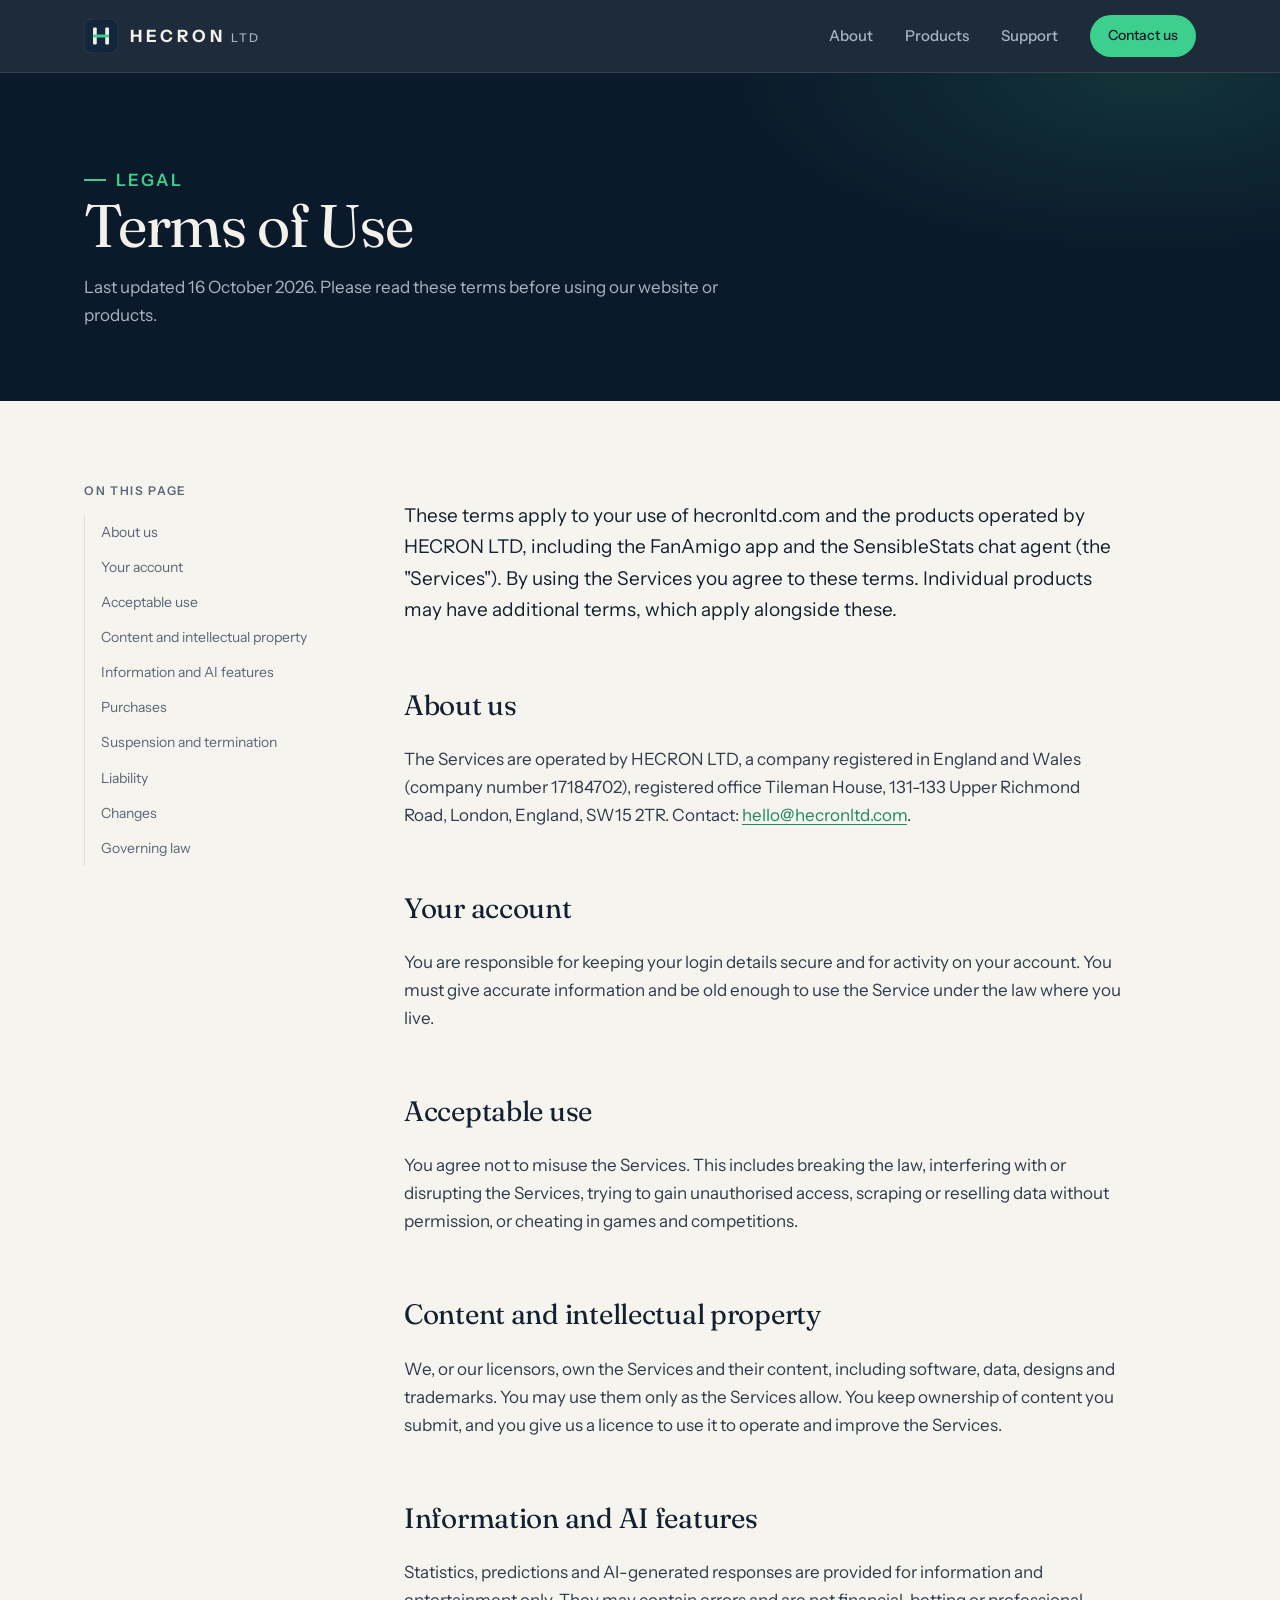
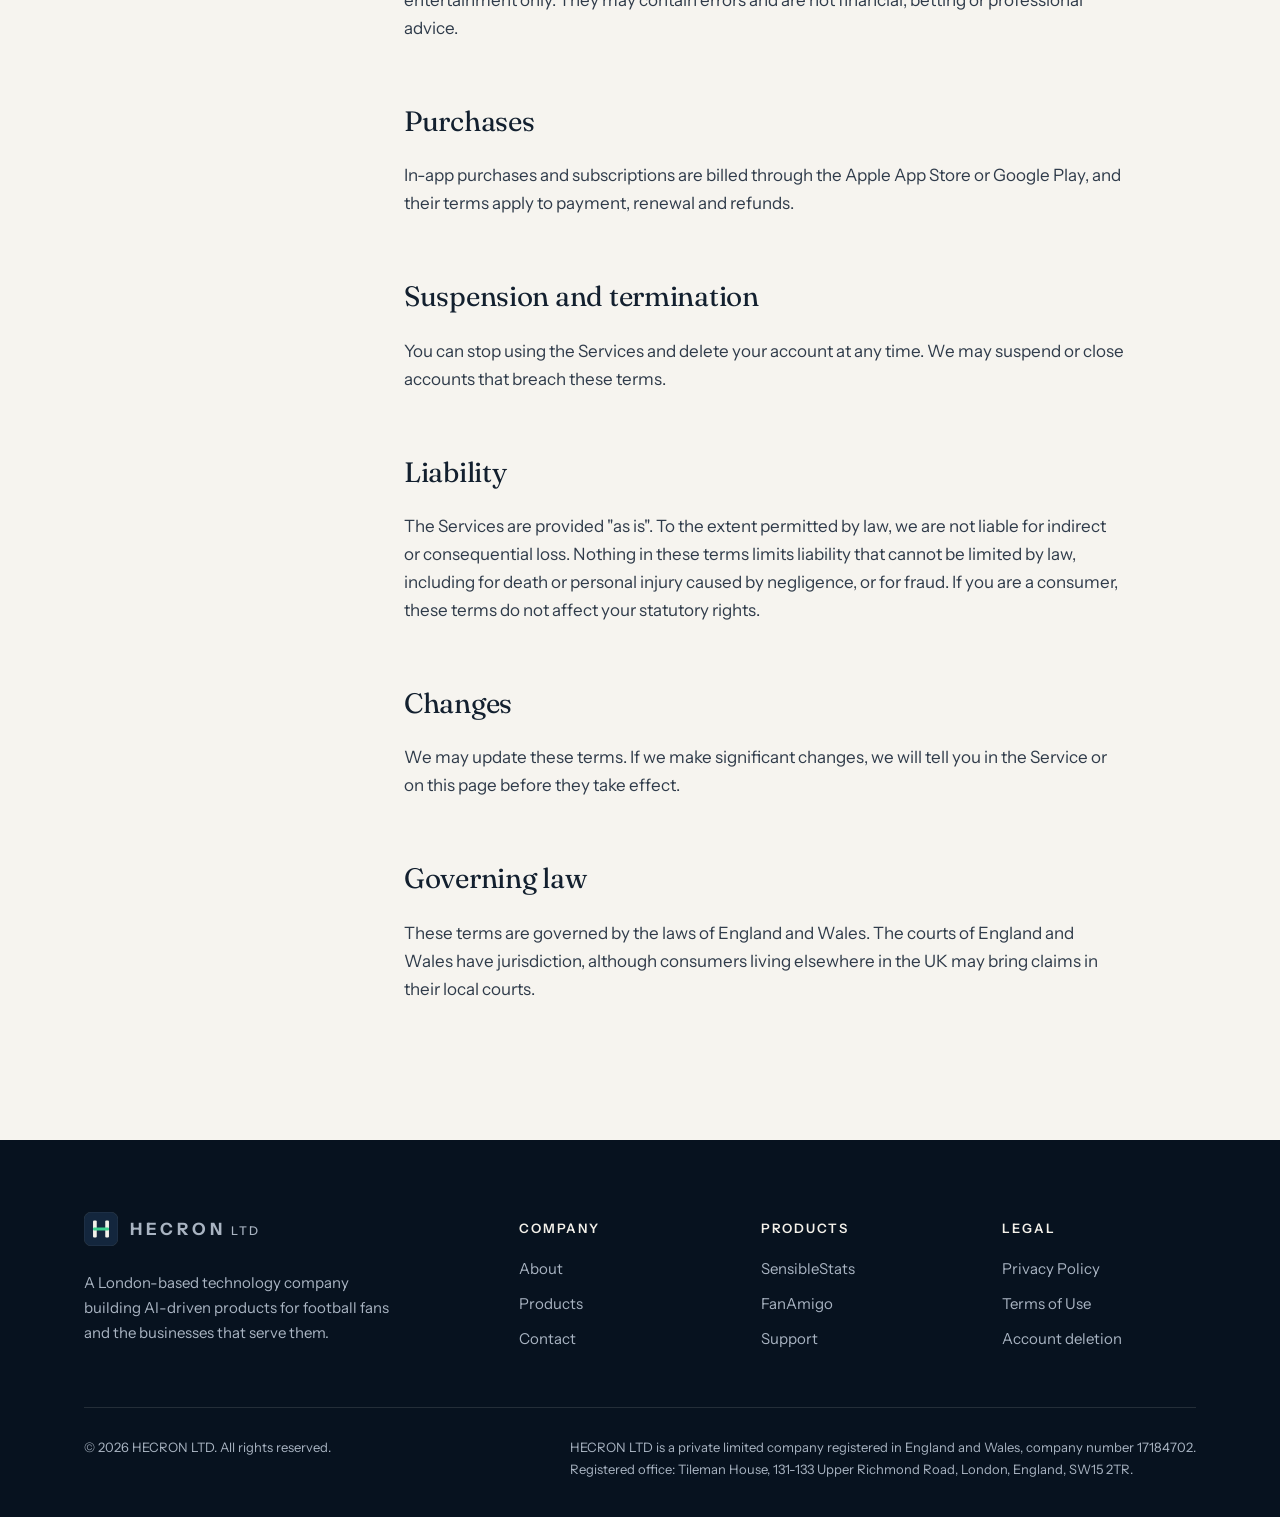
<file: terms.html>
<!doctype html>
<html lang="en-GB">
<head>
  <meta charset="utf-8">
  <meta name="viewport" content="width=device-width, initial-scale=1">
  <title>Terms of Use · HECRON LTD</title>
  <meta name="description" content="Terms of use for the HECRON LTD website, the FanAmigo app and the SensibleStats chat agent.">
  <link rel="canonical" href="https://hecronltd.com/terms.html">
  <meta property="og:type" content="website">
  <meta property="og:site_name" content="HECRON LTD">
  <meta property="og:title" content="Terms of Use · HECRON LTD">
  <meta property="og:description" content="Terms of use for the HECRON LTD website, the FanAmigo app and the SensibleStats chat agent.">
  <meta property="og:url" content="https://hecronltd.com/terms.html">
  <meta name="theme-color" content="#0b1a2b">
  <link rel="icon" href="/assets/favicon.svg" type="image/svg+xml">
  <link rel="preconnect" href="https://fonts.googleapis.com">
  <link rel="preconnect" href="https://fonts.gstatic.com" crossorigin>
  <link rel="stylesheet" href="https://fonts.googleapis.com/css2?family=Fraunces:ital,opsz,wght@0,9..144,300..600;1,9..144,300..600&family=Instrument+Sans:wght@400..700&display=swap">
  <link rel="stylesheet" href="/assets/style.css">
  <script>document.documentElement.classList.add("js")</script>
</head>
<body>
  <header class="site-header">
    <div class="wrap">
      <a class="logo" href="/" aria-label="HECRON LTD home"><svg viewBox="0 0 64 64" aria-hidden="true"><rect width="64" height="64" rx="14" fill="#13263d" stroke="rgba(244,241,234,.18)"/><rect x="17" y="16" width="7" height="32" rx="2" fill="#f4f1ea"/><rect x="40" y="16" width="7" height="32" rx="2" fill="#f4f1ea"/><rect x="17" y="29" width="30" height="6" rx="2" fill="#3ccf8e"/></svg><span class="logo-word">HECRON<small>LTD</small></span></a>
      <nav class="nav" aria-label="Main">
        <a href="/#about">About</a>
        <a href="/#products">Products</a>
        <a href="/support.html">Support</a>
        <a class="btn btn-primary" href="/#contact">Contact us</a>
      </nav>
    </div>
  </header>

  <main>
    <section class="page-hero">
      <div class="wrap">
        <p class="eyebrow">Legal</p>
        <h1>Terms of Use</h1>
        <p>Last updated 16 October 2026. Please read these terms before using our website or products.</p>
      </div>
    </section>
    <div class="wrap doc-layout">
      <aside class="toc" data-toc><h4>On this page</h4></aside>
      <div class="doc">
        <p>These terms apply to your use of hecronltd.com and the products operated by HECRON LTD, including the FanAmigo app and the SensibleStats chat agent (the "Services"). By using the Services you agree to these terms. Individual products may have additional terms, which apply alongside these.</p>

      <h2>About us</h2>
      <p>The Services are operated by HECRON LTD, a company registered in England and Wales (company number 17184702), registered office Tileman House, 131-133 Upper Richmond Road, London, England, SW15 2TR. Contact: <a href="mailto:hello@hecronltd.com">hello@hecronltd.com</a>.</p>

      <h2>Your account</h2>
      <p>You are responsible for keeping your login details secure and for activity on your account. You must give accurate information and be old enough to use the Service under the law where you live.</p>

      <h2>Acceptable use</h2>
      <p>You agree not to misuse the Services. This includes breaking the law, interfering with or disrupting the Services, trying to gain unauthorised access, scraping or reselling data without permission, or cheating in games and competitions.</p>

      <h2>Content and intellectual property</h2>
      <p>We, or our licensors, own the Services and their content, including software, data, designs and trademarks. You may use them only as the Services allow. You keep ownership of content you submit, and you give us a licence to use it to operate and improve the Services.</p>

      <h2>Information and AI features</h2>
      <p>Statistics, predictions and AI-generated responses are provided for information and entertainment only. They may contain errors and are not financial, betting or professional advice.</p>

      <h2>Purchases</h2>
      <p>In-app purchases and subscriptions are billed through the Apple App Store or Google Play, and their terms apply to payment, renewal and refunds.</p>

      <h2>Suspension and termination</h2>
      <p>You can stop using the Services and delete your account at any time. We may suspend or close accounts that breach these terms.</p>

      <h2>Liability</h2>
      <p>The Services are provided "as is". To the extent permitted by law, we are not liable for indirect or consequential loss. Nothing in these terms limits liability that cannot be limited by law, including for death or personal injury caused by negligence, or for fraud. If you are a consumer, these terms do not affect your statutory rights.</p>

      <h2>Changes</h2>
      <p>We may update these terms. If we make significant changes, we will tell you in the Service or on this page before they take effect.</p>

      <h2>Governing law</h2>
      <p>These terms are governed by the laws of England and Wales. The courts of England and Wales have jurisdiction, although consumers living elsewhere in the UK may bring claims in their local courts.</p>
      </div>
    </div>
  </main>

  <footer class="site-footer">
    <div class="wrap">
      <div class="footer-grid">
        <div>
          <a class="logo" href="/" aria-label="HECRON LTD home"><svg viewBox="0 0 64 64" aria-hidden="true"><rect width="64" height="64" rx="14" fill="#13263d" stroke="rgba(244,241,234,.18)"/><rect x="17" y="16" width="7" height="32" rx="2" fill="#f4f1ea"/><rect x="40" y="16" width="7" height="32" rx="2" fill="#f4f1ea"/><rect x="17" y="29" width="30" height="6" rx="2" fill="#3ccf8e"/></svg><span class="logo-word">HECRON<small>LTD</small></span></a>
          <p>A London-based technology company building AI-driven products for football fans and the businesses that serve them.</p>
        </div>
        <div>
          <h4>Company</h4>
          <ul>
            <li><a href="/#about">About</a></li>
            <li><a href="/#products">Products</a></li>
            <li><a href="/#contact">Contact</a></li>
          </ul>
        </div>
        <div>
          <h4>Products</h4>
          <ul>
            <li><a href="https://sensiblestats.com">SensibleStats</a></li>
            <li><a href="/#fanamigo">FanAmigo</a></li>
            <li><a href="/support.html">Support</a></li>
          </ul>
        </div>
        <div>
          <h4>Legal</h4>
          <ul>
            <li><a href="/privacy.html">Privacy Policy</a></li>
            <li><a href="/terms.html">Terms of Use</a></li>
            <li><a href="/delete-account.html">Account deletion</a></li>
          </ul>
        </div>
      </div>
      <div class="footer-legal">
        <p>&copy; 2026 HECRON LTD. All rights reserved.</p>
        <p>HECRON LTD is a private limited company registered in England and Wales, company number 17184702.<br>Registered office: Tileman House, 131-133 Upper Richmond Road, London, England, SW15 2TR.</p>
      </div>
    </div>
  </footer>
  <script src="/assets/site.js" defer></script>
</body>
</html>
</file>
<file: assets/style.css>
:root {
  --ink: #0b1a2b;
  --ink-2: #12263d;
  --ink-3: #1b3350;
  --paper: #f6f4ef;
  --surface: #ffffff;
  --text: #13202f;
  --muted: #5a6676;
  --line: #e2ded5;
  --line-dark: rgba(244, 241, 234, 0.12);
  --on-ink: #f4f1ea;
  --on-ink-muted: #a9b4c2;
  --accent: #1d8a5c;
  --accent-bright: #3ccf8e;
  --accent-soft: #e3f1ea;
  --radius: 14px;
  --max: 1160px;
  --display: "Fraunces", Georgia, "Times New Roman", serif;
  --sans: "Instrument Sans", "Helvetica Neue", Helvetica, Arial, sans-serif;
  --shadow: 0 1px 2px rgba(11, 26, 43, 0.04), 0 12px 32px -12px rgba(11, 26, 43, 0.18);
}

* { box-sizing: border-box; }

html { -webkit-text-size-adjust: 100%; scroll-behavior: smooth; }

body {
  margin: 0;
  background: var(--paper);
  color: var(--text);
  font-family: var(--sans);
  font-size: 17px;
  line-height: 1.65;
  -webkit-font-smoothing: antialiased;
}

img, svg { display: block; max-width: 100%; }

a { color: var(--accent); text-underline-offset: 3px; text-decoration-thickness: 1px; }

.wrap {
  max-width: var(--max);
  margin: 0 auto;
  padding: 0 24px;
}

@media (max-width: 560px) {
  .wrap { padding: 0 16px; }
}

.eyebrow {
  display: inline-flex;
  align-items: center;
  gap: 10px;
  font-size: 13px;
  font-weight: 600;
  letter-spacing: 0.14em;
  text-transform: uppercase;
  color: var(--accent);
  margin: 0 0 18px;
}

.eyebrow::before {
  content: "";
  width: 22px;
  height: 2px;
  background: currentColor;
}

/* Header */

.site-header {
  position: sticky;
  top: 0;
  z-index: 50;
  background: rgba(11, 26, 43, 0.92);
  backdrop-filter: saturate(140%) blur(12px);
  -webkit-backdrop-filter: saturate(140%) blur(12px);
  border-bottom: 1px solid var(--line-dark);
}

.site-header .wrap {
  display: flex;
  align-items: center;
  justify-content: space-between;
  height: 72px;
  gap: 24px;
}

.logo {
  display: inline-flex;
  align-items: center;
  gap: 12px;
  color: var(--on-ink);
  text-decoration: none;
}

.logo svg { width: 34px; height: 34px; }

.logo-word {
  font-weight: 700;
  font-size: 17px;
  letter-spacing: 0.22em;
}

.logo-word small {
  font-weight: 500;
  letter-spacing: 0.18em;
  color: var(--on-ink-muted);
  margin-left: 6px;
  font-size: 12px;
}

.nav {
  display: flex;
  align-items: center;
  gap: 32px;
}

.nav a {
  color: var(--on-ink-muted);
  text-decoration: none;
  font-size: 15px;
  font-weight: 500;
  transition: color 0.2s;
}

.nav a:hover, .nav a[aria-current="page"] { color: var(--on-ink); }

.btn {
  display: inline-flex;
  align-items: center;
  gap: 10px;
  padding: 13px 22px;
  border-radius: 999px;
  font-family: var(--sans);
  font-size: 15px;
  font-weight: 600;
  text-decoration: none;
  transition: transform 0.2s, background 0.2s, border-color 0.2s, color 0.2s;
}

.btn:hover { transform: translateY(-1px); }

.btn-primary { background: var(--accent-bright); color: var(--ink); }
.btn-primary:hover { background: #5bdca2; }

.btn-ghost { color: var(--on-ink); border: 1px solid rgba(244, 241, 234, 0.28); }
.btn-ghost:hover { border-color: var(--on-ink); }

.btn-dark { background: var(--ink); color: var(--on-ink); }
.btn-dark:hover { background: var(--ink-3); }

.nav .btn { padding: 9px 18px; font-size: 14px; color: var(--ink); }
.nav .btn:hover { color: var(--ink); }

@media (max-width: 760px) {
  .nav a:not(.btn) { display: none; }
  .logo-word small { display: none; }
}

/* Hero */

.hero {
  position: relative;
  overflow: hidden;
  background:
    radial-gradient(900px 500px at 85% 20%, rgba(60, 207, 142, 0.16), transparent 60%),
    radial-gradient(700px 500px at 10% 110%, rgba(60, 120, 207, 0.18), transparent 60%),
    var(--ink);
  color: var(--on-ink);
  padding: 112px 0 0;
}

.hero-pitch {
  position: absolute;
  right: -160px;
  top: 40px;
  width: 760px;
  opacity: 0.5;
  pointer-events: none;
}

.hero .wrap { position: relative; }

.hero .eyebrow { color: var(--accent-bright); }

.hero h1 {
  font-family: var(--display);
  font-weight: 400;
  font-variation-settings: "opsz" 144;
  font-size: clamp(42px, 6.4vw, 80px);
  line-height: 1.02;
  letter-spacing: -0.025em;
  margin: 0 0 28px;
  max-width: 14ch;
}

.hero h1 em {
  font-style: italic;
  color: var(--accent-bright);
}

.hero-lead {
  font-size: clamp(18px, 2vw, 21px);
  line-height: 1.6;
  color: var(--on-ink-muted);
  max-width: 600px;
  margin: 0 0 40px;
}

.hero-actions { display: flex; gap: 14px; flex-wrap: wrap; }

.facts {
  display: grid;
  grid-template-columns: repeat(3, 1fr);
  margin-top: 104px;
  border-top: 1px solid var(--line-dark);
}

.fact {
  padding: 28px 24px 32px 0;
  border-right: 1px solid var(--line-dark);
}

.fact + .fact { padding-left: 24px; }
.fact:last-child { border-right: 0; }

.fact span {
  display: block;
  font-size: 12px;
  font-weight: 600;
  letter-spacing: 0.14em;
  text-transform: uppercase;
  color: var(--on-ink-muted);
  margin-bottom: 6px;
}

.fact strong {
  font-family: var(--display);
  font-weight: 400;
  font-size: 22px;
  line-height: 1.3;
}

@media (max-width: 480px) {
  .hero { padding-top: 72px; }
}

@media (max-width: 680px) {
  .facts { grid-template-columns: 1fr; margin-top: 72px; }
  .fact, .fact + .fact { padding: 20px 0; border-right: 0; }
  .fact + .fact { border-top: 1px solid var(--line-dark); }
}

/* Sections */

.section { padding: 120px 0; }
.section-tight { padding: 96px 0; }

.section-head {
  display: grid;
  grid-template-columns: 1fr 1fr;
  gap: 48px;
  align-items: end;
  margin-bottom: 64px;
}

.section h2 {
  font-family: var(--display);
  font-weight: 400;
  font-variation-settings: "opsz" 96;
  font-size: clamp(32px, 4.2vw, 52px);
  line-height: 1.08;
  letter-spacing: -0.02em;
  margin: 0;
}

.section-head p {
  color: var(--muted);
  font-size: 18px;
  margin: 0;
  max-width: 520px;
}

@media (max-width: 860px) {
  .section { padding: 88px 0; }
  .section-head { grid-template-columns: 1fr; gap: 20px; margin-bottom: 48px; }
}

/* About */

.about {
  display: grid;
  grid-template-columns: 5fr 7fr;
  gap: 80px;
}

.about-copy p {
  font-size: 19px;
  color: var(--muted);
  margin: 0 0 20px;
}

.about-copy p:first-child {
  font-family: var(--display);
  font-size: clamp(22px, 2.4vw, 27px);
  line-height: 1.45;
  color: var(--text);
}

.pillars {
  display: grid;
  grid-template-columns: repeat(3, 1fr);
  gap: 20px;
  margin-top: 72px;
}

.pillar {
  background: var(--surface);
  border: 1px solid var(--line);
  border-radius: var(--radius);
  padding: 32px 28px;
}

.pillar-icon {
  width: 44px;
  height: 44px;
  border-radius: 12px;
  background: var(--accent-soft);
  color: var(--accent);
  display: grid;
  place-items: center;
  margin-bottom: 24px;
}

.pillar-icon svg { width: 22px; height: 22px; }

.pillar h3 {
  font-size: 19px;
  margin: 0 0 10px;
}

.pillar p { margin: 0; color: var(--muted); font-size: 16px; }

@media (max-width: 860px) {
  .about { grid-template-columns: 1fr; gap: 24px; }
  .pillars { grid-template-columns: 1fr; margin-top: 48px; }
}

/* Products */

.products { background: var(--surface); border-top: 1px solid var(--line); border-bottom: 1px solid var(--line); }

.product {
  display: grid;
  grid-template-columns: 1fr 1fr;
  gap: 80px;
  align-items: center;
}

.product + .product {
  margin-top: 120px;
  padding-top: 120px;
  border-top: 1px solid var(--line);
}

.product-meta {
  display: flex;
  align-items: center;
  gap: 12px;
  margin-bottom: 20px;
}

.product-badge {
  font-size: 12px;
  font-weight: 600;
  letter-spacing: 0.06em;
  padding: 5px 12px;
  border-radius: 999px;
  background: var(--accent-soft);
  color: var(--accent);
}

.product-badge.alt { background: #eef0f4; color: var(--ink-3); }

.product h3 {
  font-family: var(--display);
  font-weight: 400;
  font-size: clamp(34px, 3.8vw, 46px);
  letter-spacing: -0.02em;
  line-height: 1.05;
  margin: 0 0 18px;
}

.product-copy > p {
  font-size: 18px;
  color: var(--muted);
  margin: 0 0 28px;
}

.ticks {
  list-style: none;
  padding: 0;
  margin: 0 0 36px;
  display: grid;
  gap: 12px;
}

.ticks li {
  position: relative;
  padding-left: 32px;
  font-size: 16px;
}

.ticks li::before {
  content: "";
  position: absolute;
  left: 0;
  top: 4px;
  width: 20px;
  height: 20px;
  border-radius: 50%;
  background: var(--accent-soft) url("data:image/svg+xml,%3Csvg xmlns='http://www.w3.org/2000/svg' viewBox='0 0 20 20'%3E%3Cpath d='M6 10.5l2.5 2.5L14 7.5' fill='none' stroke='%231d8a5c' stroke-width='2' stroke-linecap='round' stroke-linejoin='round'/%3E%3C/svg%3E") center / 20px no-repeat;
}

.text-link {
  display: inline-flex;
  align-items: center;
  gap: 8px;
  font-weight: 600;
  color: var(--ink);
  text-decoration: none;
  border-bottom: 1.5px solid var(--accent-bright);
  padding-bottom: 2px;
}

.text-link:hover { color: var(--accent); }

.product-visual {
  position: relative;
  border-radius: 24px;
  padding: 48px;
  min-height: 460px;
  display: grid;
  place-items: center;
  overflow: hidden;
}

.visual-ss {
  background:
    radial-gradient(400px 260px at 20% 10%, rgba(60, 207, 142, 0.22), transparent 70%),
    linear-gradient(160deg, var(--ink-2), var(--ink));
}

.visual-fa {
  background:
    radial-gradient(420px 300px at 85% 90%, rgba(60, 207, 142, 0.25), transparent 70%),
    linear-gradient(200deg, #e9efe9, #dfe8e2);
}

@media (max-width: 860px) {
  .product { grid-template-columns: 1fr; gap: 40px; }
  .product + .product { margin-top: 88px; padding-top: 88px; }
  .product-fa .product-visual { order: 2; }
  .product-visual { padding: 28px 16px; min-height: 0; }
}

/* Chat widget mock */

.chat {
  width: 100%;
  max-width: 360px;
  background: #fff;
  border-radius: 18px;
  box-shadow: 0 30px 60px -20px rgba(0, 0, 0, 0.55);
  overflow: hidden;
  font-size: 14px;
  line-height: 1.5;
}

.chat-head {
  display: flex;
  align-items: center;
  gap: 10px;
  padding: 14px 16px;
  background: var(--ink);
  color: var(--on-ink);
  font-weight: 600;
}

.chat-head i {
  width: 8px;
  height: 8px;
  border-radius: 50%;
  background: var(--accent-bright);
  box-shadow: 0 0 0 4px rgba(60, 207, 142, 0.2);
}

.chat-head span { margin-left: auto; font-weight: 500; font-size: 12px; color: var(--on-ink-muted); }

.chat-body { padding: 18px 16px; display: grid; gap: 12px; background: #f7f8fa; }

.bubble {
  max-width: 86%;
  padding: 10px 14px;
  border-radius: 14px;
}

.bubble.me {
  justify-self: end;
  background: var(--ink);
  color: var(--on-ink);
  border-bottom-right-radius: 4px;
}

.bubble.bot {
  background: #fff;
  border: 1px solid #e6e8ec;
  border-bottom-left-radius: 4px;
  color: var(--text);
}

.form-row {
  display: flex;
  align-items: center;
  justify-content: space-between;
  gap: 10px;
  margin-top: 8px;
  font-size: 12px;
  color: var(--muted);
}

.form-row b { color: var(--text); font-weight: 600; width: 46px; }

.pips { display: flex; gap: 4px; }

.pips em {
  font-style: normal;
  width: 20px;
  height: 20px;
  border-radius: 5px;
  display: grid;
  place-items: center;
  font-size: 10px;
  font-weight: 700;
  color: #fff;
  background: #9aa3af;
}

.pips .w { background: var(--accent); }
.pips .l { background: #c4513f; }

.chat-input {
  display: flex;
  align-items: center;
  gap: 8px;
  padding: 12px 14px;
  border-top: 1px solid #eceef1;
  color: #9aa3af;
  font-size: 13px;
}

.chat-input i {
  margin-left: auto;
  width: 28px;
  height: 28px;
  border-radius: 50%;
  background: var(--accent-bright);
}

/* Phone mock */

.phone {
  width: 260px;
  border-radius: 40px;
  background: var(--ink);
  padding: 10px;
  box-shadow: 0 40px 70px -25px rgba(11, 26, 43, 0.5);
}

.screen {
  border-radius: 31px;
  background: #fbfaf7;
  overflow: hidden;
  padding: 14px 16px 18px;
  font-size: 12px;
  line-height: 1.4;
}

.notch {
  width: 84px;
  height: 22px;
  border-radius: 999px;
  background: var(--ink);
  margin: 0 auto 16px;
}

.app-top {
  display: flex;
  justify-content: space-between;
  align-items: center;
  margin-bottom: 14px;
}

.app-top b { font-size: 16px; font-family: var(--display); font-weight: 500; }

.streak {
  font-size: 11px;
  font-weight: 700;
  padding: 3px 9px;
  border-radius: 999px;
  background: #fff1dd;
  color: #a85b00;
}

.card-today {
  border-radius: 16px;
  padding: 14px;
  background: linear-gradient(140deg, var(--ink-2), var(--ink-3));
  color: var(--on-ink);
  margin-bottom: 12px;
}

.card-today small { color: var(--on-ink-muted); font-size: 10px; letter-spacing: 0.1em; text-transform: uppercase; }
.card-today p { margin: 4px 0 10px; font-size: 14px; font-weight: 600; }

.bar { height: 6px; border-radius: 99px; background: rgba(255, 255, 255, 0.15); }
.bar i { display: block; height: 100%; width: 60%; border-radius: inherit; background: var(--accent-bright); }

.tiles { display: grid; grid-template-columns: 1fr 1fr; gap: 8px; margin-bottom: 12px; }

.tile {
  border-radius: 12px;
  padding: 10px;
  background: #fff;
  border: 1px solid #ebe8e1;
  font-weight: 600;
}

.tile span { display: block; width: 22px; height: 22px; border-radius: 7px; margin-bottom: 8px; }
.tile:nth-child(1) span { background: #d9f2e5; }
.tile:nth-child(2) span { background: #dde6f7; }
.tile:nth-child(3) span { background: #fbe6d3; }
.tile:nth-child(4) span { background: #efe0f5; }

.board { background: #fff; border: 1px solid #ebe8e1; border-radius: 12px; padding: 4px 10px; }

.board div {
  display: flex;
  justify-content: space-between;
  padding: 7px 0;
  border-bottom: 1px solid #f0ede7;
}

.board div:last-child { border-bottom: 0; }
.board .you { font-weight: 700; color: var(--accent); }

/* Principles */

.principles {
  display: grid;
  grid-template-columns: repeat(3, 1fr);
  gap: 0;
  border-top: 1px solid var(--line);
}

.principle {
  padding: 40px 36px 8px 0;
}

.principle + .principle { padding-left: 36px; border-left: 1px solid var(--line); }

.principle b {
  display: block;
  font-family: var(--display);
  font-weight: 400;
  font-size: 15px;
  color: var(--accent);
  margin-bottom: 16px;
}

.principle h3 { font-size: 20px; margin: 0 0 10px; }
.principle p { color: var(--muted); margin: 0; font-size: 16px; }

@media (max-width: 860px) {
  .principles { grid-template-columns: 1fr; }
  .principle, .principle + .principle { padding: 32px 0; border-left: 0; }
  .principle + .principle { border-top: 1px solid var(--line); }
}

/* Contact */

.contact {
  background:
    radial-gradient(700px 400px at 100% 0%, rgba(60, 207, 142, 0.14), transparent 60%),
    var(--ink);
  color: var(--on-ink);
}

.contact .eyebrow { color: var(--accent-bright); }

.contact-grid {
  display: grid;
  grid-template-columns: 1fr 1fr;
  gap: 80px;
  align-items: start;
}

.contact h2 { margin-bottom: 20px; }
.contact-lead { color: var(--on-ink-muted); font-size: 18px; margin: 0 0 36px; max-width: 460px; }

.contact-cards { display: grid; gap: 14px; }

.contact-card {
  display: block;
  padding: 24px 26px;
  border-radius: var(--radius);
  border: 1px solid var(--line-dark);
  background: rgba(255, 255, 255, 0.03);
  color: var(--on-ink);
  text-decoration: none;
  transition: border-color 0.2s, background 0.2s;
}

a.contact-card:hover { border-color: rgba(60, 207, 142, 0.6); background: rgba(60, 207, 142, 0.05); }

.contact-card span {
  display: block;
  font-size: 12px;
  font-weight: 600;
  letter-spacing: 0.14em;
  text-transform: uppercase;
  color: var(--on-ink-muted);
  margin-bottom: 6px;
}

.contact-card strong { font-weight: 500; font-size: 18px; }

@media (max-width: 860px) {
  .contact-grid { grid-template-columns: 1fr; gap: 40px; }
}

/* Footer */

.site-footer {
  background: #07121f;
  color: var(--on-ink-muted);
  font-size: 15px;
  padding: 72px 0 36px;
}

.footer-grid {
  display: grid;
  grid-template-columns: 2fr 1fr 1fr 1fr;
  gap: 48px;
  padding-bottom: 56px;
  border-bottom: 1px solid var(--line-dark);
}

.footer-grid p { margin: 18px 0 0; max-width: 320px; }

.footer-grid h4 {
  color: var(--on-ink);
  font-size: 13px;
  font-weight: 600;
  letter-spacing: 0.14em;
  text-transform: uppercase;
  margin: 6px 0 18px;
}

.footer-grid ul { list-style: none; margin: 0; padding: 0; display: grid; gap: 10px; }
.footer-grid a { color: var(--on-ink-muted); text-decoration: none; }
.footer-grid a:hover { color: var(--on-ink); }

.footer-legal {
  padding-top: 28px;
  font-size: 13px;
  line-height: 1.7;
  display: flex;
  justify-content: space-between;
  gap: 24px;
  flex-wrap: wrap;
}

.footer-legal p { margin: 0; }

@media (max-width: 860px) {
  .footer-grid { grid-template-columns: 1fr 1fr; }
  .footer-grid > :first-child { grid-column: 1 / -1; }
}

/* Legal pages */

.page-hero {
  background:
    radial-gradient(700px 300px at 90% 0%, rgba(60, 207, 142, 0.14), transparent 60%),
    var(--ink);
  color: var(--on-ink);
  padding: 88px 0 72px;
}

.page-hero .eyebrow { color: var(--accent-bright); }

.page-hero h1 {
  font-family: var(--display);
  font-weight: 400;
  font-size: clamp(38px, 5vw, 60px);
  letter-spacing: -0.02em;
  line-height: 1.05;
  margin: 0 0 16px;
}

.page-hero p { color: var(--on-ink-muted); margin: 0; font-size: 17px; max-width: 640px; }

.doc-layout {
  display: grid;
  grid-template-columns: 240px minmax(0, 1fr);
  gap: 80px;
  padding-top: 80px;
  padding-bottom: 120px;
}

.toc {
  position: sticky;
  top: 104px;
  align-self: start;
  font-size: 14px;
}

.toc h4 {
  font-size: 12px;
  font-weight: 600;
  letter-spacing: 0.14em;
  text-transform: uppercase;
  color: var(--muted);
  margin: 0 0 14px;
}

.toc ol { list-style: none; margin: 0; padding: 0; border-left: 1px solid var(--line); }
.toc a { display: block; padding: 6px 0 6px 16px; margin-left: -1px; color: var(--muted); text-decoration: none; border-left: 1px solid transparent; }
.toc a:hover { color: var(--text); border-left-color: var(--accent); }

.doc { max-width: 720px; }

.doc > p:first-child { font-size: 19px; color: var(--text); }

.doc h2 {
  font-family: var(--display);
  font-weight: 400;
  font-size: 28px;
  letter-spacing: -0.01em;
  margin: 56px 0 14px;
  scroll-margin-top: 100px;
}

.doc h2:first-child { margin-top: 0; }
.doc p, .doc li { color: #2f3b4a; }
.doc ul { padding-left: 22px; }
.doc li { margin-bottom: 8px; }
.doc li::marker { color: var(--accent); }

.callout {
  background: var(--surface);
  border: 1px solid var(--line);
  border-left: 3px solid var(--accent);
  border-radius: 10px;
  padding: 22px 26px;
  margin: 28px 0;
}

.callout p { margin: 0; }
.callout p + p { margin-top: 8px; }

@media (max-width: 960px) {
  .doc-layout { grid-template-columns: 1fr; gap: 40px; padding-top: 56px; padding-bottom: 88px; }
  .toc { position: static; }
  .toc:not([data-toc]) { order: 2; }
}

/* Motion */

.js .reveal { opacity: 0; transform: translateY(18px); transition: opacity 0.8s ease, transform 0.8s cubic-bezier(0.2, 0.7, 0.2, 1); }
.js .reveal.in { opacity: 1; transform: none; }

.hero-in > * { animation: rise 0.9s cubic-bezier(0.2, 0.7, 0.2, 1) both; }
.hero-in > *:nth-child(2) { animation-delay: 0.08s; }
.hero-in > *:nth-child(3) { animation-delay: 0.16s; }
.hero-in > *:nth-child(4) { animation-delay: 0.24s; }

@keyframes rise {
  from { opacity: 0; transform: translateY(22px); }
  to { opacity: 1; transform: none; }
}

@media (prefers-reduced-motion: reduce) {
  html { scroll-behavior: auto; }
  .js .reveal { opacity: 1; transform: none; transition: none; }
  .hero-in > * { animation: none; }
}
</file>
